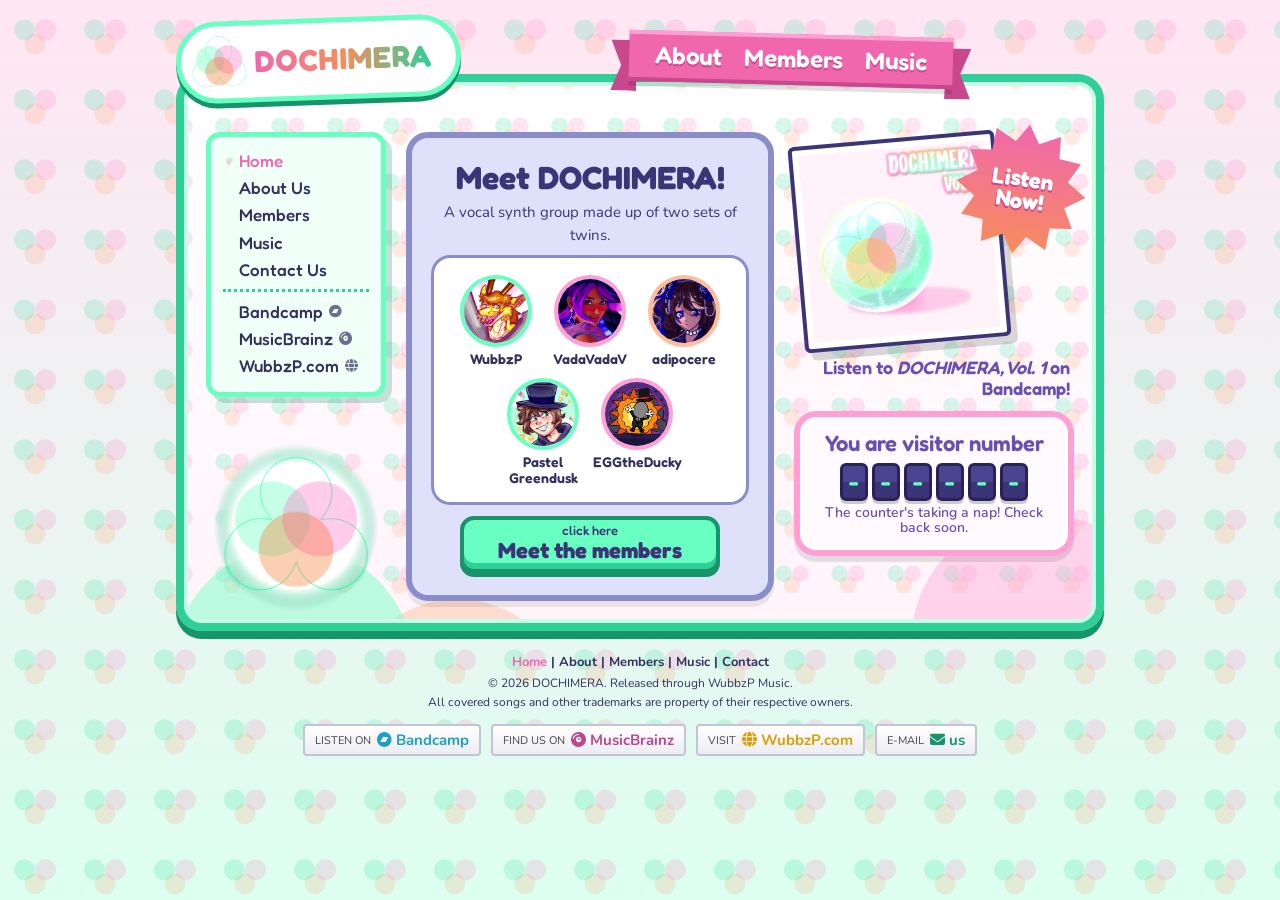
<file: index.html>
<!DOCTYPE html>
<html lang="en">
<head>
<meta charset="utf-8"/>
<meta content="width=device-width, initial-scale=1, viewport-fit=cover" name="viewport"/>
<title>DOCHIMERA</title>
<link href="/favicon-32x32.png?v=6" rel="icon" sizes="32x32" type="image/png"/>
<link href="/favicon-16x16.png?v=6" rel="icon" sizes="16x16" type="image/png"/>
<link href="/favicon.ico?v=6" rel="icon" sizes="any"/>
<link href="/apple-touch-icon.png?v=6" rel="apple-touch-icon"/>
<link href="/safari-pinned-tab.svg" rel="mask-icon" color="#6AFFC2"/>
<meta content="#6AFFC2" name="theme-color"/>
<link href="/site.webmanifest" rel="manifest"/>
<meta content="The official website of DOCHIMERA, a vocal synth group made up of two sets of twins. Debut cover album: DOCHIMERA, Vol. 1 (1 June 2025)." name="description"/>
<meta content="DOCHIMERA" property="og:title"/>
<meta content="DOCHIMERA" property="og:site_name"/>
<meta content="The official website of DOCHIMERA, a vocal synth group made up of two sets of twins. Debut cover album: DOCHIMERA, Vol. 1 (1 June 2025)." property="og:description"/>
<meta content="website" property="og:type"/>
<meta content="https://dochimera.com/" property="og:url"/>
<meta content="https://dochimera.com/assets/dochimera-logo.png" property="og:image"/>
<meta content="summary_large_image" name="twitter:card"/>
<link rel="stylesheet" href="https://cdnjs.cloudflare.com/ajax/libs/font-awesome/6.5.2/css/all.min.css" crossorigin="anonymous" referrerpolicy="no-referrer">
<link rel="preconnect" href="https://fonts.googleapis.com">
<link rel="preconnect" href="https://fonts.gstatic.com" crossorigin>
<link rel="stylesheet" href="https://fonts.googleapis.com/css2?family=Fredoka:wght@400..700&family=Mochiy+Pop+One&family=Nunito:wght@400;600;700;800&display=swap">
<link rel="stylesheet" href="/assets/css/style.css?v=9d8e3358">
<script>document.documentElement.className += " js";</script>
</head>
<body>
<a class="skip-link" href="#content">Skip to content</a>

<div class="site">

  <!-- Header -->
  <header class="header">
    <a href="/" class="logo" aria-label="DOCHIMERA home">
      <img src="/assets/images/clover.png" alt="" class="logo-img" width="64" height="64" />
      <span class="logo-word" aria-hidden="true">DOCHIMERA</span>
    </a>

    <nav class="ribbon" aria-label="Main">
      <ul>
        <li><a href="/about/">About</a></li>
        <li><a href="/members/">Members</a></li>
        <li><a href="/music/">Music</a></li>
      </ul>
    </nav>
  </header>

  <!-- Main stage -->
  <div class="stage">

    <!-- Left menu -->
    <aside class="sidebar">
      <nav class="menu" aria-label="Site menu">
        <ul>
          <li><a href="/" aria-current="page">Home</a></li>
          <li><a href="/about/">About Us</a></li>
          <li><a href="/members/">Members</a></li>
          <li><a href="/music/">Music</a></li>
          <li><a href="/contact/">Contact Us</a></li>
          <li class="menu-divider" role="separator"></li>
          <li><a href="https://wubbzp.bandcamp.com/album/dochimera-vol-1" target="_blank" rel="noopener">Bandcamp <i class="fa-brands fa-bandcamp" aria-hidden="true"></i></a></li>
          <li><a href="https://musicbrainz.org/release/b9344ad2-0cec-4418-908a-b499f3312c37" target="_blank" rel="noopener">MusicBrainz <i class="fa-solid fa-compact-disc" aria-hidden="true"></i></a></li>
          <li><a href="https://wubbzp.com" target="_blank" rel="noopener">WubbzP.com <i class="fa-solid fa-globe" aria-hidden="true"></i></a></li>
        </ul>
      </nav>
    </aside>

    <!-- Members house -->
    <main class="house" id="content">
      <h1 class="visually-hidden">DOCHIMERA</h1>
      <div class="house-inner">
        <h2>Meet DOCHIMERA!</h2>
        <p>A vocal synth group made up of two sets of twins.</p>
        <ul class="lineup" aria-label="Members">
          <li><a href="/members/#wubbzp"><img src="/assets/images/members/wubbzp.png" alt="" width="72" height="72" loading="lazy" />WubbzP</a></li>
          <li><a href="/members/#vadavadav"><img src="/assets/images/members/vadavadav.png" alt="" width="72" height="72" loading="lazy" />VadaVadaV</a></li>
          <li><a href="/members/#adipocere"><img src="/assets/images/members/adipocere.png" alt="" width="72" height="72" loading="lazy" />adipocere</a></li>
          <li><a href="/members/#pastel-greendusk"><img src="/assets/images/members/pastel-greendusk.png" alt="" width="72" height="72" loading="lazy" />Pastel Greendusk</a></li>
          <li><a href="/members/#eggtheducky"><img src="/assets/images/members/eggtheducky.png" alt="" width="72" height="72" loading="lazy" />EGGtheDucky</a></li>
        </ul>
        <a href="/members/" class="stack-btn"><small>click here</small>Meet the members</a>
      </div>
    </main>

    <!-- Featured release -->
    <section class="feature" aria-label="Featured release">
      <a href="/music/#vol-1" class="album" aria-label="DOCHIMERA, Vol. 1">
        <img src="/assets/images/covers/dochimera-vol-1.jpg" alt="" width="500" height="500" />
      </a>
      <div class="burst" aria-hidden="true">Listen<br>Now!</div>
      <a href="https://wubbzp.bandcamp.com/album/dochimera-vol-1" class="feature-cta" target="_blank" rel="noopener">Listen to <cite>DOCHIMERA, Vol. 1</cite> on Bandcamp!</a>
      <div class="feature-card counter" tabindex="0" aria-describedby="counter-note">
        You are visitor number
        <div class="counter-digits" id="counter" role="status"><span>-</span><span>-</span><span>-</span><span>-</span><span>-</span><span>-</span></div>
        <small id="counter-status">Thanks for stopping by! <i class="fa-solid fa-circle-info" aria-hidden="true"></i></small>
        <span class="counter-note" id="counter-note" role="tooltip">This counter started with the new website. Visits from before then aren't included.</span>
      </div>
    </section>

    <div class="clover-spot">
      <button type="button" class="clover" id="clover" aria-label="Poke the DOCHIMERA clover" title="Poke the clover!">
        <span class="clover-body"><span class="clover-squash"><img src="/assets/images/clover.png" alt="" width="400" height="400" /></span></span>
      </button>
    </div>
  </div>

  <!-- Footer -->
  <footer class="footer">
    <nav class="footer-links" aria-label="Footer">
      <a href="/" aria-current="page">Home</a> |
      <a href="/about/">About</a> |
      <a href="/members/">Members</a> |
      <a href="/music/">Music</a> |
      <a href="/contact/">Contact</a>
    </nav>
    <p>&copy; <span id="year">2026</span> DOCHIMERA. Released through WubbzP Music.</p>
    <p>All covered songs and other trademarks are property of their respective owners.</p>

    <div class="socials">
      <a href="https://wubbzp.bandcamp.com/album/dochimera-vol-1" class="social" target="_blank" rel="noopener">Listen on <b class="bc"><i class="fa-brands fa-bandcamp" aria-hidden="true"></i> Bandcamp</b></a>
      <a href="https://musicbrainz.org/release/b9344ad2-0cec-4418-908a-b499f3312c37" class="social" target="_blank" rel="noopener">Find us on <b class="mb"><i class="fa-solid fa-compact-disc" aria-hidden="true"></i> MusicBrainz</b></a>
      <a href="https://wubbzp.com" class="social" target="_blank" rel="noopener">Visit <b class="wp"><i class="fa-solid fa-globe" aria-hidden="true"></i> WubbzP.com</b></a>
      <a href="mailto:wubbzyp@gmail.com" class="social">E-mail <b class="em"><i class="fa-solid fa-envelope" aria-hidden="true"></i> us</b></a>
    </div>
  </footer>

</div>

<script src="/assets/js/site.js?v=5c9cc019"></script>
</body>
</html>
</file>
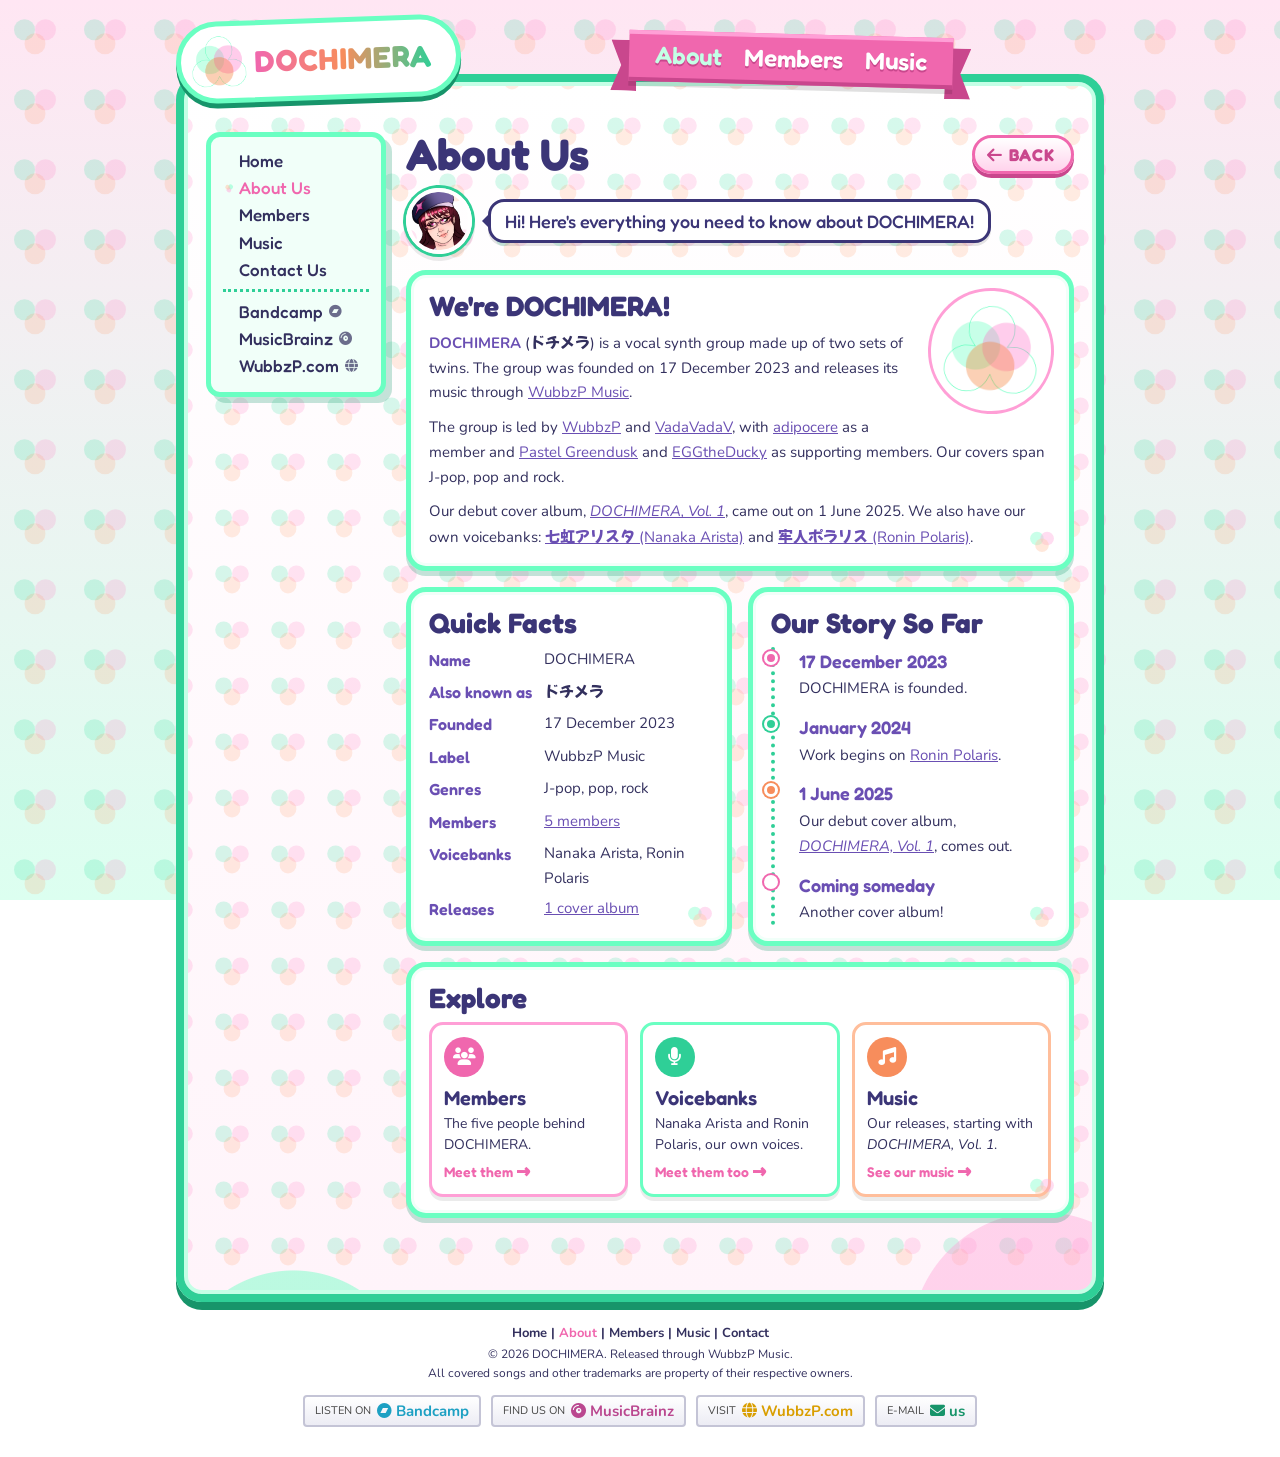
<file: about/index.html>
<!DOCTYPE html>
<html lang="en">
<head>
<meta charset="utf-8"/>
<meta content="width=device-width, initial-scale=1, viewport-fit=cover" name="viewport"/>
<title>About Us | DOCHIMERA</title>
<link href="/favicon-32x32.png?v=6" rel="icon" sizes="32x32" type="image/png"/>
<link href="/favicon-16x16.png?v=6" rel="icon" sizes="16x16" type="image/png"/>
<link href="/favicon.ico?v=6" rel="icon" sizes="any"/>
<link href="/apple-touch-icon.png?v=6" rel="apple-touch-icon"/>
<link href="/safari-pinned-tab.svg" rel="mask-icon" color="#6AFFC2"/>
<meta content="#6AFFC2" name="theme-color"/>
<link href="/site.webmanifest" rel="manifest"/>
<meta content="About DOCHIMERA, a vocal synth group made up of two sets of twins, founded on 17 December 2023." name="description"/>
<meta content="About Us | DOCHIMERA" property="og:title"/>
<meta content="DOCHIMERA" property="og:site_name"/>
<meta content="About DOCHIMERA, a vocal synth group made up of two sets of twins, founded on 17 December 2023." property="og:description"/>
<meta content="website" property="og:type"/>
<meta content="https://dochimera.com/about/" property="og:url"/>
<meta content="https://dochimera.com/assets/dochimera-logo.png" property="og:image"/>
<meta content="summary_large_image" name="twitter:card"/>
<link rel="stylesheet" href="https://cdnjs.cloudflare.com/ajax/libs/font-awesome/6.5.2/css/all.min.css" crossorigin="anonymous" referrerpolicy="no-referrer">
<link rel="preconnect" href="https://fonts.googleapis.com">
<link rel="preconnect" href="https://fonts.gstatic.com" crossorigin>
<link rel="stylesheet" href="https://fonts.googleapis.com/css2?family=Fredoka:wght@400..700&family=Mochiy+Pop+One&family=Nunito:wght@400;600;700;800&display=swap">
<link rel="stylesheet" href="/assets/css/style.css?v=9d8e3358">
<script>document.documentElement.className += " js";</script>
</head>
<body>
<a class="skip-link" href="#content">Skip to content</a>

<div class="site">

  <!-- Header -->
  <header class="header">
    <a href="/" class="logo" aria-label="DOCHIMERA home">
      <img src="/assets/images/clover.png" alt="" class="logo-img" width="64" height="64" />
      <span class="logo-word" aria-hidden="true">DOCHIMERA</span>
    </a>

    <nav class="ribbon" aria-label="Main">
      <ul>
        <li><a href="/about/" aria-current="page">About</a></li>
        <li><a href="/members/">Members</a></li>
        <li><a href="/music/">Music</a></li>
      </ul>
    </nav>
  </header>

  <!-- Main stage -->
  <div class="stage stage-page">

    <!-- Left menu -->
    <aside class="sidebar">
      <nav class="menu" aria-label="Site menu">
        <ul>
          <li><a href="/">Home</a></li>
          <li><a href="/about/" aria-current="page">About Us</a></li>
          <li><a href="/members/">Members</a></li>
          <li><a href="/music/">Music</a></li>
          <li><a href="/contact/">Contact Us</a></li>
          <li class="menu-divider" role="separator"></li>
          <li><a href="https://wubbzp.bandcamp.com/album/dochimera-vol-1" target="_blank" rel="noopener">Bandcamp <i class="fa-brands fa-bandcamp" aria-hidden="true"></i></a></li>
          <li><a href="https://musicbrainz.org/release/b9344ad2-0cec-4418-908a-b499f3312c37" target="_blank" rel="noopener">MusicBrainz <i class="fa-solid fa-compact-disc" aria-hidden="true"></i></a></li>
          <li><a href="https://wubbzp.com" target="_blank" rel="noopener">WubbzP.com <i class="fa-solid fa-globe" aria-hidden="true"></i></a></li>
        </ul>
      </nav>
    </aside>

    <main class="page" id="content">
      <div class="page-head">
        <h1 class="page-title">About Us</h1>
        <a href="/" class="back-btn" aria-label="Back to home"><i class="fa-solid fa-arrow-left" aria-hidden="true"></i> BACK</a>
      </div>

      <div class="guide">
        <img src="/assets/images/members/arista.png" alt="" />
        <p>Hi! Here&#39;s everything you need to know about DOCHIMERA!</p>
      </div>

      <section class="panel" aria-labelledby="hi">
        <img src="/assets/dochimera-logo.png" alt="The DOCHIMERA clover logo" class="avatar" />
        <h2 id="hi">We're DOCHIMERA!</h2>
        <p><strong>DOCHIMERA</strong> (<span lang="ja">ドチメラ</span>) is a vocal synth group made up of two sets of twins. The group was founded on 17 December 2023 and releases its music through <a href="https://wubbzp.com" target="_blank" rel="noopener">WubbzP Music</a>.</p>
        <p>The group is led by <a href="/members/#wubbzp">WubbzP</a> and <a href="/members/#vadavadav">VadaVadaV</a>, with <a href="/members/#adipocere">adipocere</a> as a member and <a href="/members/#pastel-greendusk">Pastel Greendusk</a> and <a href="/members/#eggtheducky">EGGtheDucky</a> as supporting members. Our covers span J-pop, pop and rock.</p>
        <p>Our debut cover album, <a href="/music/#vol-1"><cite>DOCHIMERA, Vol. 1</cite></a>, came out on 1 June 2025. We also have our own voicebanks: <a href="/members/#arista"><span lang="ja">七虹アリスタ</span> (Nanaka Arista)</a> and <a href="/members/#polaris"><span lang="ja">牢人ポラリス</span> (Ronin Polaris)</a>.</p>
      </section>

      <div class="panel-row">
        <section class="panel" aria-labelledby="facts">
          <h2 id="facts">Quick Facts</h2>
          <dl class="facts">
            <dt>Name</dt><dd>DOCHIMERA</dd>
            <dt>Also known as</dt><dd><span lang="ja">ドチメラ</span></dd>
            <dt>Founded</dt><dd>17 December 2023</dd>
            <dt>Label</dt><dd>WubbzP Music</dd>
            <dt>Genres</dt><dd>J-pop, pop, rock</dd>
            <dt>Members</dt><dd><a href="/members/">5 members</a></dd>
            <dt>Voicebanks</dt><dd>Nanaka Arista, Ronin Polaris</dd>
            <dt>Releases</dt><dd><a href="/music/">1 cover album</a></dd>
          </dl>
        </section>

        <section class="panel" aria-labelledby="timeline">
          <h2 id="timeline">Our Story So Far</h2>
          <ol class="timeline">
            <li><b>17 December 2023</b>DOCHIMERA is founded.</li>
            <li><b>January 2024</b>Work begins on <a href="/members/#polaris">Ronin Polaris</a>.</li>
            <li><b>1 June 2025</b>Our debut cover album, <a href="/music/#vol-1"><cite>DOCHIMERA, Vol. 1</cite></a>, comes out.</li>
            <li class="soon"><b>Coming someday</b>Another cover album!</li>
          </ol>
        </section>
      </div>

      <section class="panel" aria-labelledby="more">
        <h2 id="more">Explore</h2>
        <div class="cards">
          <a href="/members/" class="card">
            <i class="fa-solid fa-users card-icon" aria-hidden="true"></i>
            <b>Members</b>
            The five people behind DOCHIMERA.
            <span class="card-go">Meet them &rarr;</span>
          </a>
          <a href="/members/#arista" class="card">
            <i class="fa-solid fa-microphone card-icon" aria-hidden="true"></i>
            <b>Voicebanks</b>
            Nanaka Arista and Ronin Polaris, our own voices.
            <span class="card-go">Meet them too &rarr;</span>
          </a>
          <a href="/music/" class="card">
            <i class="fa-solid fa-music card-icon" aria-hidden="true"></i>
            <b>Music</b>
            Our releases, starting with <cite>DOCHIMERA, Vol. 1</cite>.
            <span class="card-go">See our music &rarr;</span>
          </a>
        </div>
      </section>

    </main>
  </div>

  <!-- Footer -->
  <footer class="footer">
    <nav class="footer-links" aria-label="Footer">
      <a href="/">Home</a> |
      <a href="/about/" aria-current="page">About</a> |
      <a href="/members/">Members</a> |
      <a href="/music/">Music</a> |
      <a href="/contact/">Contact</a>
    </nav>
    <p>&copy; <span id="year">2026</span> DOCHIMERA. Released through WubbzP Music.</p>
    <p>All covered songs and other trademarks are property of their respective owners.</p>

    <div class="socials">
      <a href="https://wubbzp.bandcamp.com/album/dochimera-vol-1" class="social" target="_blank" rel="noopener">Listen on <b class="bc"><i class="fa-brands fa-bandcamp" aria-hidden="true"></i> Bandcamp</b></a>
      <a href="https://musicbrainz.org/release/b9344ad2-0cec-4418-908a-b499f3312c37" class="social" target="_blank" rel="noopener">Find us on <b class="mb"><i class="fa-solid fa-compact-disc" aria-hidden="true"></i> MusicBrainz</b></a>
      <a href="https://wubbzp.com" class="social" target="_blank" rel="noopener">Visit <b class="wp"><i class="fa-solid fa-globe" aria-hidden="true"></i> WubbzP.com</b></a>
      <a href="mailto:wubbzyp@gmail.com" class="social">E-mail <b class="em"><i class="fa-solid fa-envelope" aria-hidden="true"></i> us</b></a>
    </div>
  </footer>

</div>

<script src="/assets/js/site.js?v=5c9cc019"></script>
</body>
</html>
</file>
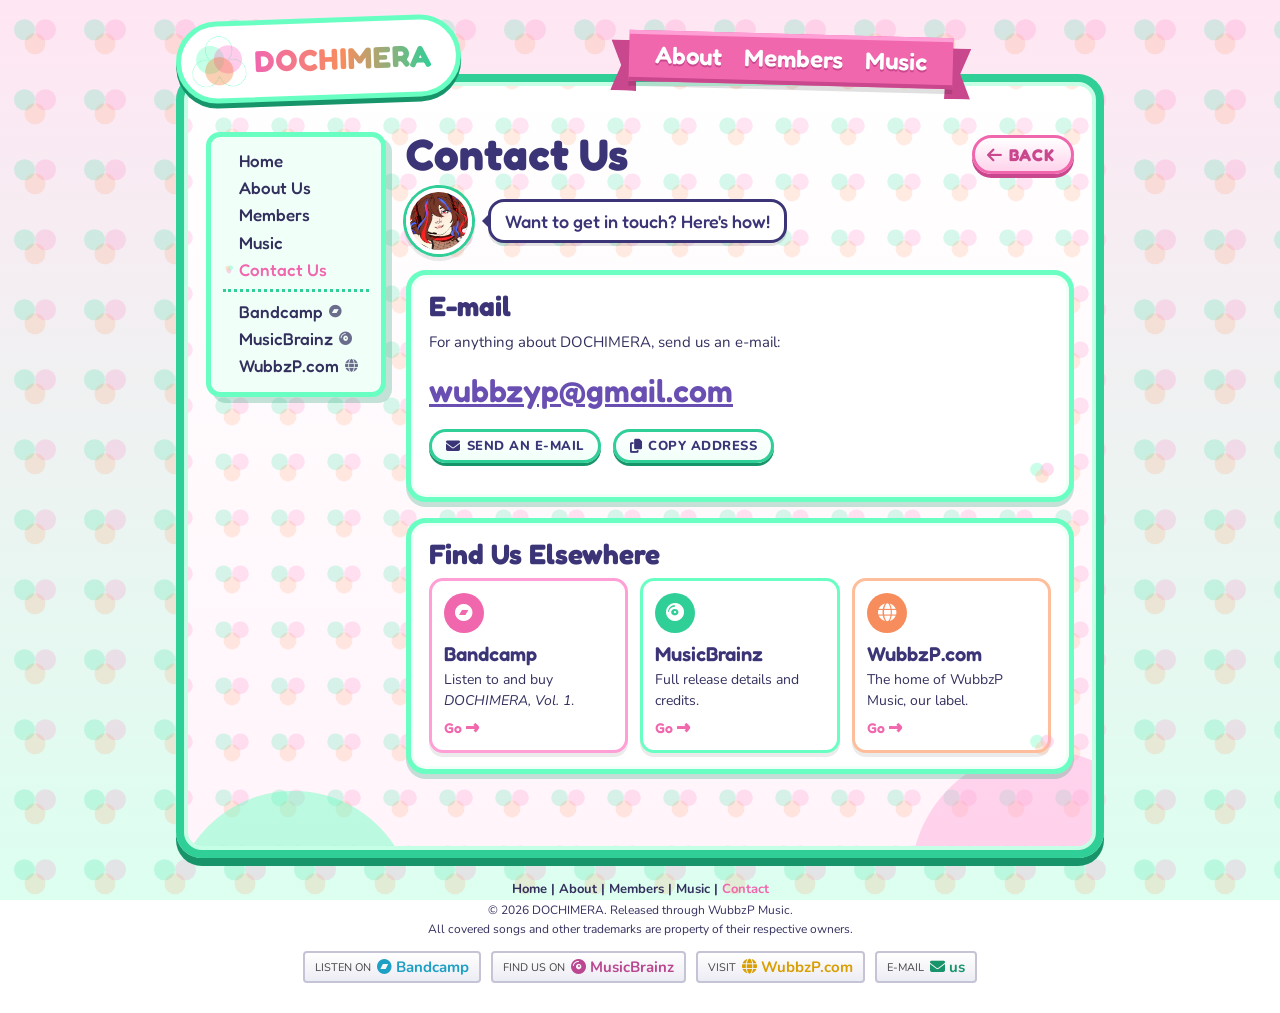
<file: contact/index.html>
<!DOCTYPE html>
<html lang="en">
<head>
<meta charset="utf-8"/>
<meta content="width=device-width, initial-scale=1, viewport-fit=cover" name="viewport"/>
<title>Contact Us | DOCHIMERA</title>
<link href="/favicon-32x32.png?v=6" rel="icon" sizes="32x32" type="image/png"/>
<link href="/favicon-16x16.png?v=6" rel="icon" sizes="16x16" type="image/png"/>
<link href="/favicon.ico?v=6" rel="icon" sizes="any"/>
<link href="/apple-touch-icon.png?v=6" rel="apple-touch-icon"/>
<link href="/safari-pinned-tab.svg" rel="mask-icon" color="#6AFFC2"/>
<meta content="#6AFFC2" name="theme-color"/>
<link href="/site.webmanifest" rel="manifest"/>
<meta content="How to get in touch with DOCHIMERA." name="description"/>
<meta content="Contact Us | DOCHIMERA" property="og:title"/>
<meta content="DOCHIMERA" property="og:site_name"/>
<meta content="How to get in touch with DOCHIMERA." property="og:description"/>
<meta content="website" property="og:type"/>
<meta content="https://dochimera.com/contact/" property="og:url"/>
<meta content="https://dochimera.com/assets/dochimera-logo.png" property="og:image"/>
<meta content="summary_large_image" name="twitter:card"/>
<link rel="stylesheet" href="https://cdnjs.cloudflare.com/ajax/libs/font-awesome/6.5.2/css/all.min.css" crossorigin="anonymous" referrerpolicy="no-referrer">
<link rel="preconnect" href="https://fonts.googleapis.com">
<link rel="preconnect" href="https://fonts.gstatic.com" crossorigin>
<link rel="stylesheet" href="https://fonts.googleapis.com/css2?family=Fredoka:wght@400..700&family=Mochiy+Pop+One&family=Nunito:wght@400;600;700;800&display=swap">
<link rel="stylesheet" href="/assets/css/style.css?v=9d8e3358">
<script>document.documentElement.className += " js";</script>
</head>
<body>
<a class="skip-link" href="#content">Skip to content</a>

<div class="site">

  <!-- Header -->
  <header class="header">
    <a href="/" class="logo" aria-label="DOCHIMERA home">
      <img src="/assets/images/clover.png" alt="" class="logo-img" width="64" height="64" />
      <span class="logo-word" aria-hidden="true">DOCHIMERA</span>
    </a>

    <nav class="ribbon" aria-label="Main">
      <ul>
        <li><a href="/about/">About</a></li>
        <li><a href="/members/">Members</a></li>
        <li><a href="/music/">Music</a></li>
      </ul>
    </nav>
  </header>

  <!-- Main stage -->
  <div class="stage stage-page">

    <!-- Left menu -->
    <aside class="sidebar">
      <nav class="menu" aria-label="Site menu">
        <ul>
          <li><a href="/">Home</a></li>
          <li><a href="/about/">About Us</a></li>
          <li><a href="/members/">Members</a></li>
          <li><a href="/music/">Music</a></li>
          <li><a href="/contact/" aria-current="page">Contact Us</a></li>
          <li class="menu-divider" role="separator"></li>
          <li><a href="https://wubbzp.bandcamp.com/album/dochimera-vol-1" target="_blank" rel="noopener">Bandcamp <i class="fa-brands fa-bandcamp" aria-hidden="true"></i></a></li>
          <li><a href="https://musicbrainz.org/release/b9344ad2-0cec-4418-908a-b499f3312c37" target="_blank" rel="noopener">MusicBrainz <i class="fa-solid fa-compact-disc" aria-hidden="true"></i></a></li>
          <li><a href="https://wubbzp.com" target="_blank" rel="noopener">WubbzP.com <i class="fa-solid fa-globe" aria-hidden="true"></i></a></li>
        </ul>
      </nav>
    </aside>

    <main class="page" id="content">
      <div class="page-head">
        <h1 class="page-title">Contact Us</h1>
        <a href="/" class="back-btn" aria-label="Back to home"><i class="fa-solid fa-arrow-left" aria-hidden="true"></i> BACK</a>
      </div>

      <div class="guide">
        <img src="/assets/images/members/polaris.png" alt="" />
        <p>Want to get in touch? Here&#39;s how!</p>
      </div>

      <section class="panel" aria-labelledby="email">
        <h2 id="email">E-mail</h2>
        <p>For anything about DOCHIMERA, send us an e-mail:</p>
        <a href="mailto:wubbzyp@gmail.com" class="email-big">wubbzyp@gmail.com</a>
        <div class="btn-row">
          <a href="mailto:wubbzyp@gmail.com" class="cream-btn"><i class="fa-solid fa-envelope" aria-hidden="true"></i> Send an e-mail</a>
          <button type="button" class="cream-btn" data-copy="wubbzyp@gmail.com" aria-describedby="copy-status"><i class="fa-solid fa-copy" aria-hidden="true"></i> Copy address</button>
        </div>
        <p class="copy-status" id="copy-status" role="status"></p>
      </section>

      <section class="panel" aria-labelledby="elsewhere">
        <h2 id="elsewhere">Find Us Elsewhere</h2>
        <div class="cards">
          <a href="https://wubbzp.bandcamp.com/album/dochimera-vol-1" class="card" target="_blank" rel="noopener">
            <i class="fa-brands fa-bandcamp card-icon" aria-hidden="true"></i>
            <b>Bandcamp</b>
            Listen to and buy <cite>DOCHIMERA, Vol. 1</cite>.
            <span class="card-go">Go &rarr;</span>
          </a>
          <a href="https://musicbrainz.org/release/b9344ad2-0cec-4418-908a-b499f3312c37" class="card" target="_blank" rel="noopener">
            <i class="fa-solid fa-compact-disc card-icon" aria-hidden="true"></i>
            <b>MusicBrainz</b>
            Full release details and credits.
            <span class="card-go">Go &rarr;</span>
          </a>
          <a href="https://wubbzp.com" class="card" target="_blank" rel="noopener">
            <i class="fa-solid fa-globe card-icon" aria-hidden="true"></i>
            <b>WubbzP.com</b>
            The home of WubbzP Music, our label.
            <span class="card-go">Go &rarr;</span>
          </a>
        </div>
      </section>

    </main>
  </div>

  <!-- Footer -->
  <footer class="footer">
    <nav class="footer-links" aria-label="Footer">
      <a href="/">Home</a> |
      <a href="/about/">About</a> |
      <a href="/members/">Members</a> |
      <a href="/music/">Music</a> |
      <a href="/contact/" aria-current="page">Contact</a>
    </nav>
    <p>&copy; <span id="year">2026</span> DOCHIMERA. Released through WubbzP Music.</p>
    <p>All covered songs and other trademarks are property of their respective owners.</p>

    <div class="socials">
      <a href="https://wubbzp.bandcamp.com/album/dochimera-vol-1" class="social" target="_blank" rel="noopener">Listen on <b class="bc"><i class="fa-brands fa-bandcamp" aria-hidden="true"></i> Bandcamp</b></a>
      <a href="https://musicbrainz.org/release/b9344ad2-0cec-4418-908a-b499f3312c37" class="social" target="_blank" rel="noopener">Find us on <b class="mb"><i class="fa-solid fa-compact-disc" aria-hidden="true"></i> MusicBrainz</b></a>
      <a href="https://wubbzp.com" class="social" target="_blank" rel="noopener">Visit <b class="wp"><i class="fa-solid fa-globe" aria-hidden="true"></i> WubbzP.com</b></a>
      <a href="mailto:wubbzyp@gmail.com" class="social">E-mail <b class="em"><i class="fa-solid fa-envelope" aria-hidden="true"></i> us</b></a>
    </div>
  </footer>

</div>

<script src="/assets/js/site.js?v=5c9cc019"></script>
</body>
</html>
</file>
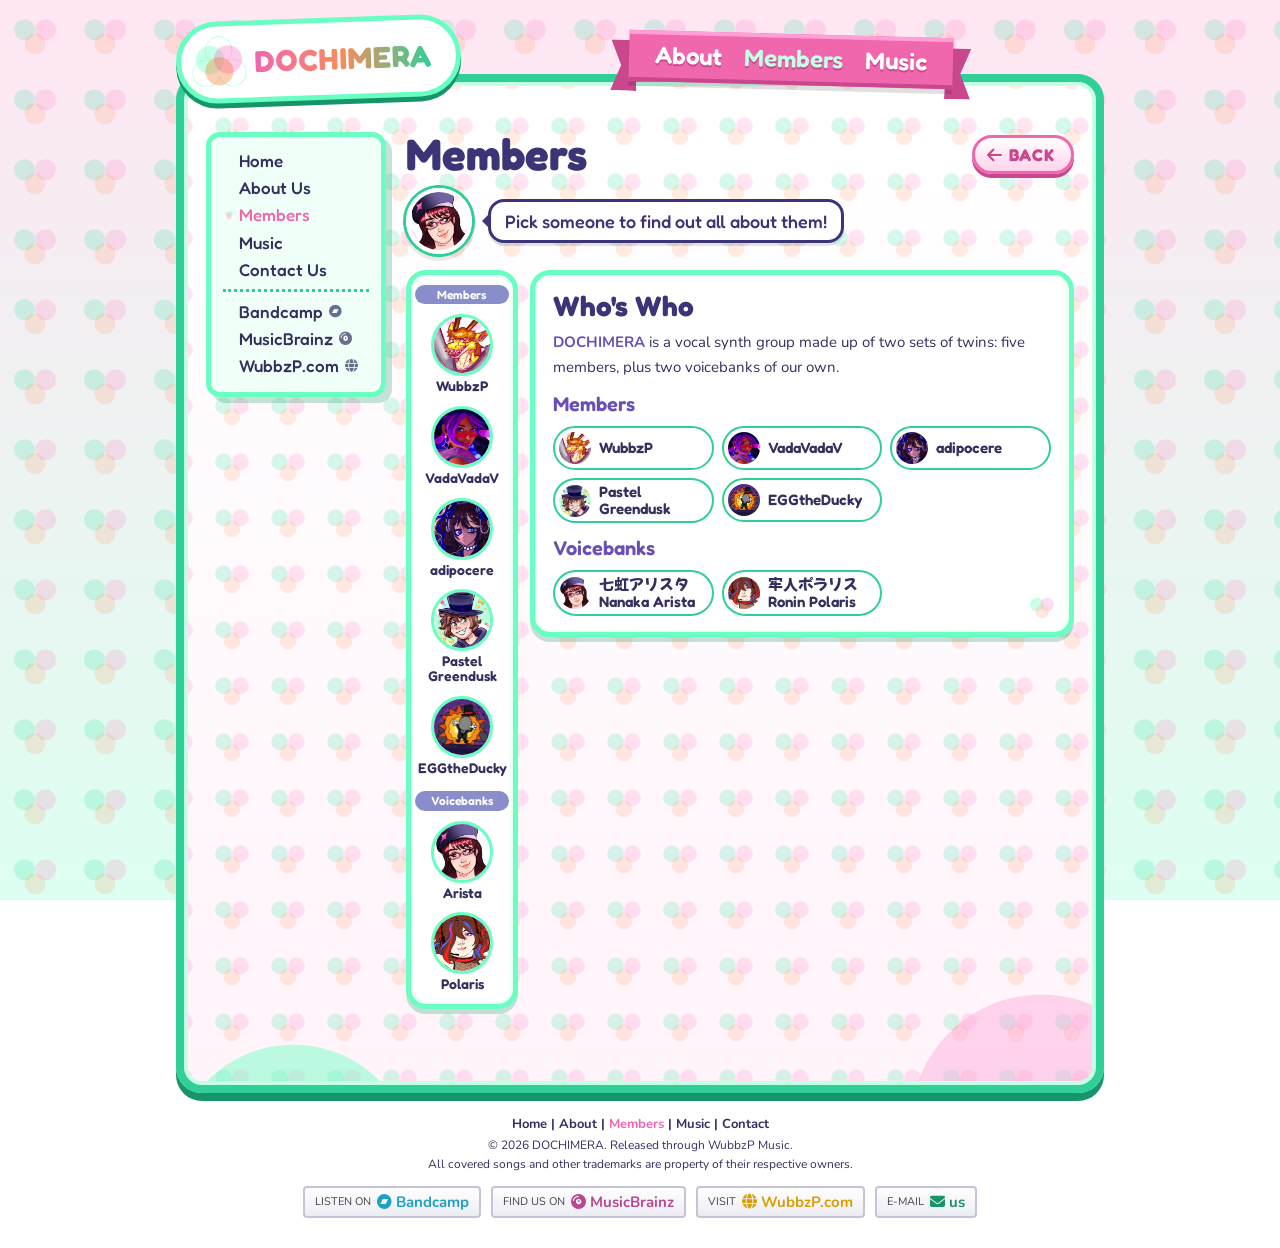
<file: members/index.html>
<!DOCTYPE html>
<html lang="en">
<head>
<meta charset="utf-8"/>
<meta content="width=device-width, initial-scale=1, viewport-fit=cover" name="viewport"/>
<title>Members | DOCHIMERA</title>
<link href="/favicon-32x32.png?v=6" rel="icon" sizes="32x32" type="image/png"/>
<link href="/favicon-16x16.png?v=6" rel="icon" sizes="16x16" type="image/png"/>
<link href="/favicon.ico?v=6" rel="icon" sizes="any"/>
<link href="/apple-touch-icon.png?v=6" rel="apple-touch-icon"/>
<link href="/safari-pinned-tab.svg" rel="mask-icon" color="#6AFFC2"/>
<meta content="#6AFFC2" name="theme-color"/>
<link href="/site.webmanifest" rel="manifest"/>
<meta content="DOCHIMERA's members (WubbzP, VadaVadaV, adipocere, Pastel Greendusk and EGGtheDucky) and voicebanks (Nanaka Arista and Ronin Polaris)." name="description"/>
<meta content="Members | DOCHIMERA" property="og:title"/>
<meta content="DOCHIMERA" property="og:site_name"/>
<meta content="DOCHIMERA's members (WubbzP, VadaVadaV, adipocere, Pastel Greendusk and EGGtheDucky) and voicebanks (Nanaka Arista and Ronin Polaris)." property="og:description"/>
<meta content="website" property="og:type"/>
<meta content="https://dochimera.com/members/" property="og:url"/>
<meta content="https://dochimera.com/assets/dochimera-logo.png" property="og:image"/>
<meta content="summary_large_image" name="twitter:card"/>
<link rel="stylesheet" href="https://cdnjs.cloudflare.com/ajax/libs/font-awesome/6.5.2/css/all.min.css" crossorigin="anonymous" referrerpolicy="no-referrer">
<link rel="preconnect" href="https://fonts.googleapis.com">
<link rel="preconnect" href="https://fonts.gstatic.com" crossorigin>
<link rel="stylesheet" href="https://fonts.googleapis.com/css2?family=Fredoka:wght@400..700&family=Mochiy+Pop+One&family=Nunito:wght@400;600;700;800&display=swap">
<link rel="stylesheet" href="/assets/css/style.css?v=9d8e3358">
<script>document.documentElement.className += " js";</script>
</head>
<body>
<a class="skip-link" href="#content">Skip to content</a>

<div class="site">

  <!-- Header -->
  <header class="header">
    <a href="/" class="logo" aria-label="DOCHIMERA home">
      <img src="/assets/images/clover.png" alt="" class="logo-img" width="64" height="64" />
      <span class="logo-word" aria-hidden="true">DOCHIMERA</span>
    </a>

    <nav class="ribbon" aria-label="Main">
      <ul>
        <li><a href="/about/">About</a></li>
        <li><a href="/members/" aria-current="page">Members</a></li>
        <li><a href="/music/">Music</a></li>
      </ul>
    </nav>
  </header>

  <!-- Main stage -->
  <div class="stage stage-page">

    <!-- Left menu -->
    <aside class="sidebar">
      <nav class="menu" aria-label="Site menu">
        <ul>
          <li><a href="/">Home</a></li>
          <li><a href="/about/">About Us</a></li>
          <li><a href="/members/" aria-current="page">Members</a></li>
          <li><a href="/music/">Music</a></li>
          <li><a href="/contact/">Contact Us</a></li>
          <li class="menu-divider" role="separator"></li>
          <li><a href="https://wubbzp.bandcamp.com/album/dochimera-vol-1" target="_blank" rel="noopener">Bandcamp <i class="fa-brands fa-bandcamp" aria-hidden="true"></i></a></li>
          <li><a href="https://musicbrainz.org/release/b9344ad2-0cec-4418-908a-b499f3312c37" target="_blank" rel="noopener">MusicBrainz <i class="fa-solid fa-compact-disc" aria-hidden="true"></i></a></li>
          <li><a href="https://wubbzp.com" target="_blank" rel="noopener">WubbzP.com <i class="fa-solid fa-globe" aria-hidden="true"></i></a></li>
        </ul>
      </nav>
    </aside>

    <main class="page" id="content">
      <div class="page-head">
        <h1 class="page-title">Members</h1>
        <a href="/" class="back-btn" aria-label="Back to home"><i class="fa-solid fa-arrow-left" aria-hidden="true"></i> BACK</a>
      </div>

      <div class="guide">
        <img src="/assets/images/members/arista.png" alt="" />
        <p>Pick someone to find out all about them!</p>
      </div>

      <div class="picker" data-picker>
        <nav class="picker-list panel" aria-label="Members and voicebanks">
          <ul role="tablist" aria-orientation="vertical" aria-label="Members and voicebanks">
          <li role="presentation" class="picker-group" aria-hidden="true">Members</li>
          <li role="presentation"><a role="tab" class="picker-tab" href="#wubbzp" id="tab-wubbzp" aria-controls="wubbzp" aria-selected="false"><span class="thumb" aria-hidden="true"><img src="/assets/images/members/wubbzp.png" alt="" loading="lazy"></span><span><span class="visually-hidden">Member: </span>WubbzP</span></a></li>
          <li role="presentation"><a role="tab" class="picker-tab" href="#vadavadav" id="tab-vadavadav" aria-controls="vadavadav" aria-selected="false"><span class="thumb" aria-hidden="true"><img src="/assets/images/members/vadavadav.png" alt="" loading="lazy"></span><span><span class="visually-hidden">Member: </span>VadaVadaV</span></a></li>
          <li role="presentation"><a role="tab" class="picker-tab" href="#adipocere" id="tab-adipocere" aria-controls="adipocere" aria-selected="false"><span class="thumb" aria-hidden="true"><img src="/assets/images/members/adipocere.png" alt="" loading="lazy"></span><span><span class="visually-hidden">Member: </span>adipocere</span></a></li>
          <li role="presentation"><a role="tab" class="picker-tab" href="#pastel-greendusk" id="tab-pastel-greendusk" aria-controls="pastel-greendusk" aria-selected="false"><span class="thumb" aria-hidden="true"><img src="/assets/images/members/pastel-greendusk.png" alt="" loading="lazy"></span><span><span class="visually-hidden">Member: </span>Pastel Greendusk</span></a></li>
          <li role="presentation"><a role="tab" class="picker-tab" href="#eggtheducky" id="tab-eggtheducky" aria-controls="eggtheducky" aria-selected="false"><span class="thumb" aria-hidden="true"><img src="/assets/images/members/eggtheducky.png" alt="" loading="lazy"></span><span><span class="visually-hidden">Member: </span>EGGtheDucky</span></a></li>
          <li role="presentation" class="picker-group" aria-hidden="true">Voicebanks</li>
          <li role="presentation"><a role="tab" class="picker-tab" href="#arista" id="tab-arista" aria-controls="arista" aria-selected="false"><span class="thumb" aria-hidden="true"><img src="/assets/images/members/arista.png" alt="" loading="lazy"></span><span><span class="visually-hidden">Voicebank: </span>Arista</span></a></li>
          <li role="presentation"><a role="tab" class="picker-tab" href="#polaris" id="tab-polaris" aria-controls="polaris" aria-selected="false"><span class="thumb" aria-hidden="true"><img src="/assets/images/members/polaris.png" alt="" loading="lazy"></span><span><span class="visually-hidden">Voicebank: </span>Polaris</span></a></li>
          </ul>
        </nav>

        <div class="picker-stage panel">
          <button type="button" class="close-x" aria-label="Close and go back to the overview" hidden>CLOSE <i class="fa-solid fa-xmark" aria-hidden="true"></i></button>

          <section class="picker-panel" id="overview" data-overview aria-labelledby="overview-title">
            <h2 id="overview-title">Who's Who</h2>
            <p><strong>DOCHIMERA</strong> is a vocal synth group made up of two sets of twins: five members, plus two voicebanks of our own.</p>
            <h3>Members</h3>
            <ul class="picker-overview-grid">
              <li><a href="#wubbzp"><img src="/assets/images/members/wubbzp.png" alt="" loading="lazy">WubbzP</a></li>
              <li><a href="#vadavadav"><img src="/assets/images/members/vadavadav.png" alt="" loading="lazy">VadaVadaV</a></li>
              <li><a href="#adipocere"><img src="/assets/images/members/adipocere.png" alt="" loading="lazy">adipocere</a></li>
              <li><a href="#pastel-greendusk"><img src="/assets/images/members/pastel-greendusk.png" alt="" loading="lazy">Pastel Greendusk</a></li>
              <li><a href="#eggtheducky"><img src="/assets/images/members/eggtheducky.png" alt="" loading="lazy">EGGtheDucky</a></li>
            </ul>
            <h3>Voicebanks</h3>
            <ul class="picker-overview-grid">
              <li><a href="#arista"><img src="/assets/images/members/arista.png" alt="" loading="lazy"><span><span lang="ja">七虹アリスタ</span><br>Nanaka Arista</span></a></li>
              <li><a href="#polaris"><img src="/assets/images/members/polaris.png" alt="" loading="lazy"><span><span lang="ja">牢人ポラリス</span><br>Ronin Polaris</span></a></li>
            </ul>
          </section>

        <section class="picker-panel" id="wubbzp" role="tabpanel" aria-labelledby="tab-wubbzp">
          <h2>WubbzP</h2>
          <div class="picker-hero" aria-hidden="true"><img src="/assets/images/members/wubbzp.png" alt="" loading="lazy"></div>
          <ul class="picker-meta"><li class="lead">Lead member</li></ul>
          <p>One of DOCHIMERA's two lead members. WubbzP is a vocal synth cover artist, archiver and visual designer, and runs <strong>WubbzP Music</strong>, the label DOCHIMERA releases through.</p>
          <p>She was known as HuxP until September 2026, so her tracks on <a href="/music/#vol-1"><cite>DOCHIMERA, Vol. 1</cite></a> (tracks 4 to 6) are credited to that name.</p>
          <div class="btn-row"><a href="https://wubbzp.com" class="cream-btn" target="_blank" rel="noopener"><i class="fa-solid fa-globe" aria-hidden="true"></i> WubbzP.com</a></div>        </section>
        <section class="picker-panel" id="vadavadav" role="tabpanel" aria-labelledby="tab-vadavadav">
          <h2>VadaVadaV</h2>
          <div class="picker-hero" aria-hidden="true"><img src="/assets/images/members/vadavadav.png" alt="" loading="lazy"></div>
          <ul class="picker-meta"><li class="lead">Lead member</li></ul>
          <p>One of DOCHIMERA's two lead members.</p>
          <p>VadaVadaV covers tracks 1 to 3 on <a href="/music/#vol-1"><cite>DOCHIMERA, Vol. 1</cite></a>.</p>        </section>
        <section class="picker-panel" id="adipocere" role="tabpanel" aria-labelledby="tab-adipocere">
          <h2>adipocere</h2>
          <div class="picker-hero" aria-hidden="true"><img src="/assets/images/members/adipocere.png" alt="" loading="lazy"></div>
          <ul class="picker-meta"><li>Member</li></ul>
          <p>A member of DOCHIMERA.</p>
          <p>adipocere covers track 7, the closing track of <a href="/music/#vol-1"><cite>DOCHIMERA, Vol. 1</cite></a>.</p>        </section>
        <section class="picker-panel" id="pastel-greendusk" role="tabpanel" aria-labelledby="tab-pastel-greendusk">
          <h2>Pastel Greendusk</h2>
          <div class="picker-hero" aria-hidden="true"><img src="/assets/images/members/pastel-greendusk.png" alt="" loading="lazy"></div>
          <ul class="picker-meta"><li class="support">Supporting member</li></ul>
          <p>A supporting member of DOCHIMERA.</p>        </section>
        <section class="picker-panel" id="eggtheducky" role="tabpanel" aria-labelledby="tab-eggtheducky">
          <h2>EGGtheDucky</h2>
          <div class="picker-hero" aria-hidden="true"><img src="/assets/images/members/eggtheducky.png" alt="" loading="lazy"></div>
          <ul class="picker-meta"><li class="support">Supporting member</li></ul>
          <p>A supporting member of DOCHIMERA.</p>        </section>
        <section class="picker-panel" id="arista" role="tabpanel" aria-labelledby="tab-arista">
          <h2><span lang="ja">七虹アリスタ</span></h2>
          <p class="subtitle">Nanaka Arista</p>
          <div class="picker-hero" aria-hidden="true"><img src="/assets/images/members/arista.png" alt="" loading="lazy"></div>
          <ul class="picker-meta"><li>Voicebank</li><li class="plain">Birthday: 2 September</li><li class="plain">One-pitch VCV</li></ul>
          <p>Her name translates to "Seven Rainbows Arista". "Arista" refers to the brightest star in Virgo, which is associated with a set of seven.</p>
        </section>
        <section class="picker-panel" id="polaris" role="tabpanel" aria-labelledby="tab-polaris">
          <h2><span lang="ja">牢人ポラリス</span></h2>
          <p class="subtitle">Ronin Polaris</p>
          <div class="picker-hero" aria-hidden="true"><img src="/assets/images/members/polaris.png" alt="" loading="lazy"></div>
          <ul class="picker-meta"><li>Voicebank</li><li class="plain">Birthday: 2 September</li><li class="plain">Pronouns: she/he</li></ul>
          <p><strong>"Ronin"</strong> refers to its use in Kanaria's <span lang="ja">エンヴィーベイビー</span> ("Envy Baby"), where it's best translated as "clown" or "pawn". <strong>"Polaris"</strong> is the North Star, the brightest star in Ursa Minor.</p>
          <p>Known as an alternate persona with a distinct, English-leaning way of pronouncing words, Polaris enjoys spending time with other UTAU friends and drinking soft drinks.</p>
          <dl class="facts">
            <dt>Engine</dt><dd>Single-pitch VCV (more pitches planned); single-pitch CV (low quality)</dd>
            <dt>Illustration</dt><dd><a href="https://x.com/ronrumko" target="_blank" rel="noopener">ron.rumko</a></dd>
            <dt>Status</dt><dd>In development since January 2024; public release at an undisclosed date</dd>
          </dl>
        </section>
        </div>
      </div>

    </main>
  </div>

  <!-- Footer -->
  <footer class="footer">
    <nav class="footer-links" aria-label="Footer">
      <a href="/">Home</a> |
      <a href="/about/">About</a> |
      <a href="/members/" aria-current="page">Members</a> |
      <a href="/music/">Music</a> |
      <a href="/contact/">Contact</a>
    </nav>
    <p>&copy; <span id="year">2026</span> DOCHIMERA. Released through WubbzP Music.</p>
    <p>All covered songs and other trademarks are property of their respective owners.</p>

    <div class="socials">
      <a href="https://wubbzp.bandcamp.com/album/dochimera-vol-1" class="social" target="_blank" rel="noopener">Listen on <b class="bc"><i class="fa-brands fa-bandcamp" aria-hidden="true"></i> Bandcamp</b></a>
      <a href="https://musicbrainz.org/release/b9344ad2-0cec-4418-908a-b499f3312c37" class="social" target="_blank" rel="noopener">Find us on <b class="mb"><i class="fa-solid fa-compact-disc" aria-hidden="true"></i> MusicBrainz</b></a>
      <a href="https://wubbzp.com" class="social" target="_blank" rel="noopener">Visit <b class="wp"><i class="fa-solid fa-globe" aria-hidden="true"></i> WubbzP.com</b></a>
      <a href="mailto:wubbzyp@gmail.com" class="social">E-mail <b class="em"><i class="fa-solid fa-envelope" aria-hidden="true"></i> us</b></a>
    </div>
  </footer>

</div>

<script src="/assets/js/site.js?v=5c9cc019"></script>
</body>
</html>
</file>
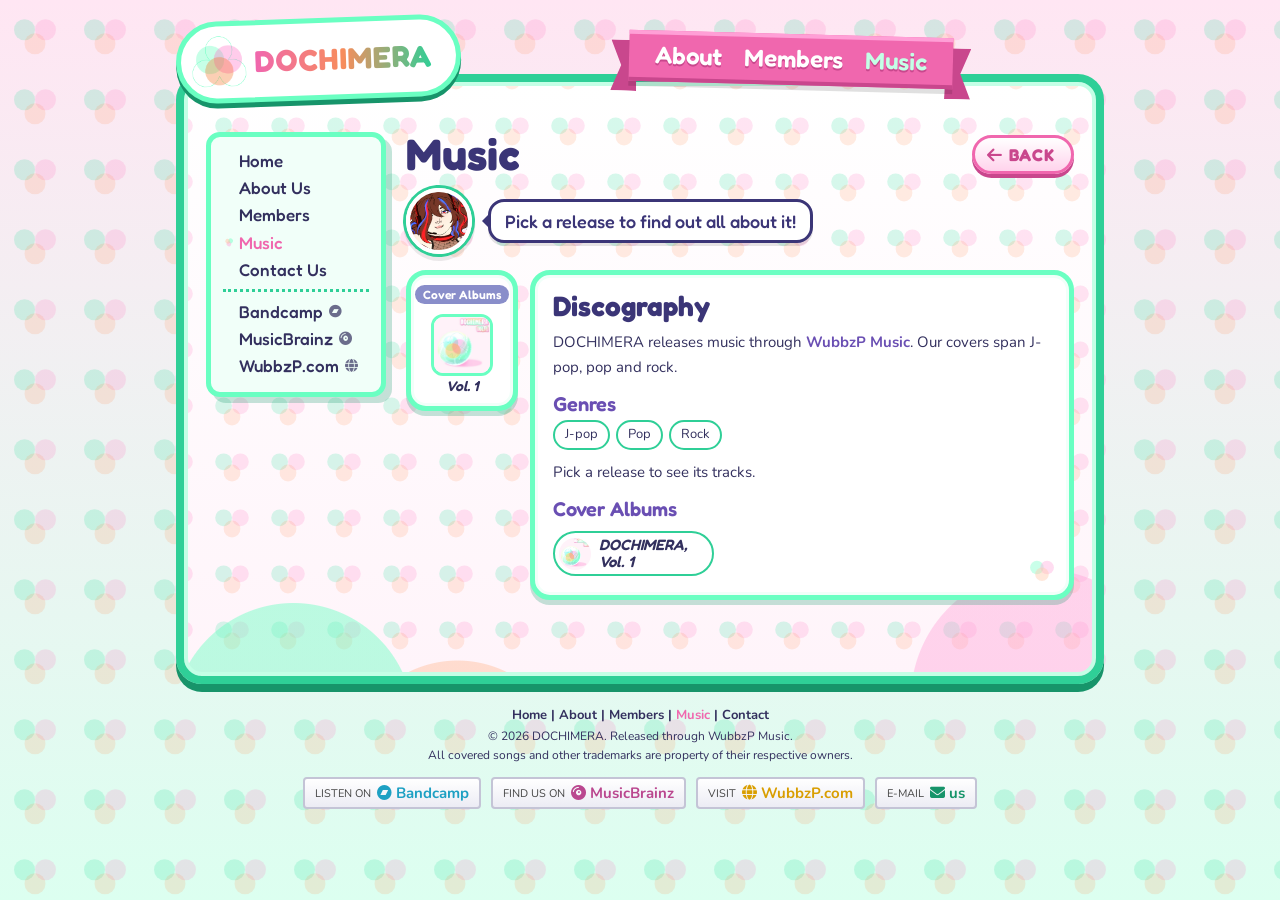
<file: music/index.html>
<!DOCTYPE html>
<html lang="en">
<head>
<meta charset="utf-8"/>
<meta content="width=device-width, initial-scale=1, viewport-fit=cover" name="viewport"/>
<title>Music | DOCHIMERA</title>
<link href="/favicon-32x32.png?v=6" rel="icon" sizes="32x32" type="image/png"/>
<link href="/favicon-16x16.png?v=6" rel="icon" sizes="16x16" type="image/png"/>
<link href="/favicon.ico?v=6" rel="icon" sizes="any"/>
<link href="/apple-touch-icon.png?v=6" rel="apple-touch-icon"/>
<link href="/safari-pinned-tab.svg" rel="mask-icon" color="#6AFFC2"/>
<meta content="#6AFFC2" name="theme-color"/>
<link href="/site.webmanifest" rel="manifest"/>
<meta content="DOCHIMERA's discography, starting with the debut cover album DOCHIMERA, Vol. 1 (1 June 2025)." name="description"/>
<meta content="Music | DOCHIMERA" property="og:title"/>
<meta content="DOCHIMERA" property="og:site_name"/>
<meta content="DOCHIMERA's discography, starting with the debut cover album DOCHIMERA, Vol. 1 (1 June 2025)." property="og:description"/>
<meta content="website" property="og:type"/>
<meta content="https://dochimera.com/music/" property="og:url"/>
<meta content="https://dochimera.com/assets/dochimera-logo.png" property="og:image"/>
<meta content="summary_large_image" name="twitter:card"/>
<link rel="stylesheet" href="https://cdnjs.cloudflare.com/ajax/libs/font-awesome/6.5.2/css/all.min.css" crossorigin="anonymous" referrerpolicy="no-referrer">
<link rel="preconnect" href="https://fonts.googleapis.com">
<link rel="preconnect" href="https://fonts.gstatic.com" crossorigin>
<link rel="stylesheet" href="https://fonts.googleapis.com/css2?family=Fredoka:wght@400..700&family=Mochiy+Pop+One&family=Nunito:wght@400;600;700;800&display=swap">
<link rel="stylesheet" href="/assets/css/style.css?v=9d8e3358">
<script>document.documentElement.className += " js";</script>
</head>
<body>
<a class="skip-link" href="#content">Skip to content</a>

<div class="site">

  <!-- Header -->
  <header class="header">
    <a href="/" class="logo" aria-label="DOCHIMERA home">
      <img src="/assets/images/clover.png" alt="" class="logo-img" width="64" height="64" />
      <span class="logo-word" aria-hidden="true">DOCHIMERA</span>
    </a>

    <nav class="ribbon" aria-label="Main">
      <ul>
        <li><a href="/about/">About</a></li>
        <li><a href="/members/">Members</a></li>
        <li><a href="/music/" aria-current="page">Music</a></li>
      </ul>
    </nav>
  </header>

  <!-- Main stage -->
  <div class="stage stage-page">

    <!-- Left menu -->
    <aside class="sidebar">
      <nav class="menu" aria-label="Site menu">
        <ul>
          <li><a href="/">Home</a></li>
          <li><a href="/about/">About Us</a></li>
          <li><a href="/members/">Members</a></li>
          <li><a href="/music/" aria-current="page">Music</a></li>
          <li><a href="/contact/">Contact Us</a></li>
          <li class="menu-divider" role="separator"></li>
          <li><a href="https://wubbzp.bandcamp.com/album/dochimera-vol-1" target="_blank" rel="noopener">Bandcamp <i class="fa-brands fa-bandcamp" aria-hidden="true"></i></a></li>
          <li><a href="https://musicbrainz.org/release/b9344ad2-0cec-4418-908a-b499f3312c37" target="_blank" rel="noopener">MusicBrainz <i class="fa-solid fa-compact-disc" aria-hidden="true"></i></a></li>
          <li><a href="https://wubbzp.com" target="_blank" rel="noopener">WubbzP.com <i class="fa-solid fa-globe" aria-hidden="true"></i></a></li>
        </ul>
      </nav>
    </aside>

    <main class="page" id="content">
      <div class="page-head">
        <h1 class="page-title">Music</h1>
        <a href="/" class="back-btn" aria-label="Back to home"><i class="fa-solid fa-arrow-left" aria-hidden="true"></i> BACK</a>
      </div>

      <div class="guide">
        <img src="/assets/images/members/polaris.png" alt="" />
        <p>Pick a release to find out all about it!</p>
      </div>

      <div class="picker" data-picker>
        <nav class="picker-list panel" aria-label="Releases">
          <ul role="tablist" aria-orientation="vertical" aria-label="Releases">
          <li role="presentation" class="picker-group" aria-hidden="true">Cover Albums</li>
          <li role="presentation"><a role="tab" class="picker-tab" href="#vol-1" id="tab-vol-1" aria-controls="vol-1" aria-selected="false"><span class="thumb cover" aria-hidden="true"><img src="/assets/images/covers/dochimera-vol-1.jpg" alt="" loading="lazy"></span><span><span class="visually-hidden">Cover album: </span><cite>Vol.&nbsp;1</cite></span></a></li>
          </ul>
        </nav>

        <div class="picker-stage panel">
          <button type="button" class="close-x" aria-label="Close and go back to the overview" hidden>CLOSE <i class="fa-solid fa-xmark" aria-hidden="true"></i></button>

          <section class="picker-panel" id="overview" data-overview aria-labelledby="overview-title">
            <h2 id="overview-title">Discography</h2>
            <p>DOCHIMERA releases music through <strong>WubbzP Music</strong>. Our covers span J-pop, pop and rock.</p>
            <h3>Genres</h3>
            <ul class="chips"><li>J-pop</li><li>Pop</li><li>Rock</li></ul>
            <p>Pick a release to see its tracks.</p>
            <h3>Cover Albums</h3>
            <ul class="picker-overview-grid">
              <li><a href="#vol-1"><img src="/assets/images/covers/dochimera-vol-1.jpg" alt="" loading="lazy"><cite>DOCHIMERA, Vol. 1</cite></a></li>
            </ul>
          </section>

        <section class="picker-panel" id="vol-1" role="tabpanel" aria-labelledby="tab-vol-1">
          <h2><cite>DOCHIMERA, Vol. 1</cite></h2>
          <div class="picker-hero cover" aria-hidden="true"><img src="/assets/images/covers/dochimera-vol-1.jpg" alt="" loading="lazy"></div>
          <ul class="picker-meta"><li>Cover album</li><li class="plain">1st release</li><li class="plain">1 June 2025</li></ul>
          <p>DOCHIMERA's debut cover album, with 7 tracks from VadaVadaV, WubbzP and adipocere.</p>
          <p class="callout"><b>About the credits:</b> WubbzP's tracks came out under her former name, HuxP.</p>
          <div class="btn-row">
            <a href="https://wubbzp.bandcamp.com/album/dochimera-vol-1" class="cream-btn" target="_blank" rel="noopener"><i class="fa-brands fa-bandcamp" aria-hidden="true"></i> Bandcamp</a>
            <a href="https://musicbrainz.org/release/b9344ad2-0cec-4418-908a-b499f3312c37" class="cream-btn" target="_blank" rel="noopener"><i class="fa-solid fa-compact-disc" aria-hidden="true"></i> MusicBrainz</a>
          </div>
          <h3>Editions</h3>
          <ul class="editions">
            <li class="edition">
              <span class="edition-cover"><img src="/assets/images/covers/dochimera-vol-1.jpg" alt="DOCHIMERA, Vol. 1 cover art" loading="lazy"></span>
              <div class="edition-info">
                <b><cite>DOCHIMERA, Vol. 1</cite></b>
                <span class="edition-date"><time datetime="2025-06-01">1 June 2025</time></span> <span class="edition-count">7 tracks</span>
                <p>The original release.</p>
              </div>
              <table class="tracks">
                <caption class="visually-hidden">Tracks</caption>
                <tbody>
                  <tr><th scope="row"><span class="track-no">1</span></th><td><span lang="ja">春嵐</span><span class="by">VadaVadaV</span></td></tr>
                  <tr><th scope="row"><span class="track-no">2</span></th><td><span lang="ja">エレクトロサチュレイタ</span><span class="by">VadaVadaV</span></td></tr>
                  <tr><th scope="row"><span class="track-no">3</span></th><td>Static<span class="by">VadaVadaV</span></td></tr>
                  <tr><th scope="row"><span class="track-no">4</span></th><td><span lang="ja">きみも悪い人でよかった</span><span class="by">WubbzP (as HuxP)</span></td></tr>
                  <tr><th scope="row"><span class="track-no">5</span></th><td><span lang="ja">デンパラダイム</span><span class="by">WubbzP (as HuxP)</span></td></tr>
                  <tr><th scope="row"><span class="track-no">6</span></th><td>Bats<span class="by">WubbzP (as HuxP)</span></td></tr>
                  <tr><th scope="row"><span class="track-no">7</span></th><td><span lang="ja">ぎずも</span><span class="by">adipocere</span></td></tr>
                </tbody>
              </table>
            </li>
          </ul>
        </section>
        </div>
      </div>

    </main>
  </div>

  <!-- Footer -->
  <footer class="footer">
    <nav class="footer-links" aria-label="Footer">
      <a href="/">Home</a> |
      <a href="/about/">About</a> |
      <a href="/members/">Members</a> |
      <a href="/music/" aria-current="page">Music</a> |
      <a href="/contact/">Contact</a>
    </nav>
    <p>&copy; <span id="year">2026</span> DOCHIMERA. Released through WubbzP Music.</p>
    <p>All covered songs and other trademarks are property of their respective owners.</p>

    <div class="socials">
      <a href="https://wubbzp.bandcamp.com/album/dochimera-vol-1" class="social" target="_blank" rel="noopener">Listen on <b class="bc"><i class="fa-brands fa-bandcamp" aria-hidden="true"></i> Bandcamp</b></a>
      <a href="https://musicbrainz.org/release/b9344ad2-0cec-4418-908a-b499f3312c37" class="social" target="_blank" rel="noopener">Find us on <b class="mb"><i class="fa-solid fa-compact-disc" aria-hidden="true"></i> MusicBrainz</b></a>
      <a href="https://wubbzp.com" class="social" target="_blank" rel="noopener">Visit <b class="wp"><i class="fa-solid fa-globe" aria-hidden="true"></i> WubbzP.com</b></a>
      <a href="mailto:wubbzyp@gmail.com" class="social">E-mail <b class="em"><i class="fa-solid fa-envelope" aria-hidden="true"></i> us</b></a>
    </div>
  </footer>

</div>

<script src="/assets/js/site.js?v=5c9cc019"></script>
</body>
</html>
</file>
<file: assets/css/style.css>
/* DOCHIMERA.com: a clover-themed site built on the same layout as WubbzP.com.
   The clover's four leaves (mint outline, mint, pink and peach) set the colours.
   Shared by every page. */

:root {
  /* clover leaves */
  --mint: #6affc2;
  --mint-soft: #c4ffe6;
  --mint-deep: #2fcf97;
  --mint-dark: #17946a;
  --pink: #ff9fd6;
  --pink-soft: #ffd3ec;
  --pink-deep: #f067ae;
  --pink-dark: #c9478d;
  --peach: #ffbe9b;
  --peach-soft: #ffe2d1;
  --peach-deep: #f78d5c;
  --lavender: #898eca;
  --lavender-soft: #dfe1fb;
  --lavender-dark: #5f63a8;

  --page-top: #ffe6f3;
  --page-bottom: #dcfff0;

  --frame: var(--mint-deep);
  --frame-light: var(--mint-soft);
  --frame-dark: var(--mint-dark);

  --ink: #33305e;
  --navy: #3b3577;
  --purple-text: #6a4fb3;
  --menu-active: var(--pink-deep);
  --card-cream: #fffafd;

  --font-display: "Fredoka", "Mochiy Pop One", "Nunito", sans-serif;
  --font-body: "Nunito", system-ui, -apple-system, "Segoe UI", sans-serif;

  /* a small clover drawn with four circles, like the logo */
  --clover-mark: url("data:image/svg+xml,%3Csvg xmlns='http://www.w3.org/2000/svg' viewBox='0 0 40 40'%3E%3Cg fill-opacity='.45'%3E%3Ccircle cx='14' cy='17' r='8' fill='%236affc2'/%3E%3Ccircle cx='26' cy='17' r='8' fill='%23ff9fd6'/%3E%3Ccircle cx='20' cy='25' r='8' fill='%23ffbe9b'/%3E%3C/g%3E%3C/svg%3E");
  /* the same clover, much paler, for page backgrounds */
  --clover-faint: url("data:image/svg+xml,%3Csvg xmlns='http://www.w3.org/2000/svg' viewBox='0 0 40 40'%3E%3Cg fill-opacity='.16'%3E%3Ccircle cx='14' cy='17' r='6' fill='%2300d987'/%3E%3Ccircle cx='26' cy='17' r='6' fill='%23ff5fb8'/%3E%3Ccircle cx='20' cy='25' r='6' fill='%23ff8a4c'/%3E%3C/g%3E%3C/svg%3E");
}

*, *::before, *::after { box-sizing: border-box; }

html {
  min-height: 100%;
  background:
    var(--clover-faint) 0 0 / 70px 70px,
    linear-gradient(180deg, var(--page-top) 0%, var(--page-bottom) 100%);
  background-attachment: fixed;
  scroll-behavior: smooth;
}

body {
  margin: 0;
  padding: 0;
  font-family: var(--font-body);
  color: var(--navy);
  overflow-x: hidden;
}

a { color: inherit; text-decoration: none; }
img { max-width: 100%; }
:focus-visible { outline: 4px solid var(--pink-deep); outline-offset: 2px; }

.skip-link {
  position: absolute;
  left: 12px;
  top: -60px;
  z-index: 100;
  background: #ffffff;
  color: var(--navy);
  border: 3px solid var(--frame);
  border-radius: 10px;
  padding: 6px 12px;
  font-family: var(--font-display);
  font-weight: 600;
}
.skip-link:focus { top: 12px; }

.visually-hidden {
  position: absolute !important;
  width: 1px;
  height: 1px;
  overflow: hidden;
  clip: rect(0 0 0 0);
  white-space: nowrap;
}

.site {
  width: 100%;
  max-width: 960px;
  margin: 0 auto;
  padding: 18px 16px 30px;
}

/* ---------- Header: logo sticker and ribbon nav ---------- */
.header {
  display: grid;
  grid-template-columns: auto 1fr;
  align-items: center;
  gap: 16px;
  position: relative;
  z-index: 5;
  margin-bottom: -26px;
}

.logo {
  display: flex;
  align-items: center;
  gap: 4px;
  background: #ffffff;
  border: 5px solid var(--mint);
  border-radius: 999px;
  padding: 4px 24px 4px 6px;
  box-shadow: 0 5px 0 var(--frame-dark);
  transform: rotate(-2deg);
  transition: transform 0.15s;
}
.logo:hover { transform: rotate(0deg) scale(1.03); }
.logo-img {
  display: block;
  width: 64px;
  height: 64px;
  transition: transform 0.6s cubic-bezier(.3, .7, .4, 1.4);
}
.logo:hover .logo-img { transform: rotate(120deg); }
.logo-word {
  font-family: var(--font-display);
  font-weight: 700;
  font-size: 30px;
  letter-spacing: 1px;
  line-height: 1;
  background: linear-gradient(90deg, var(--pink-deep), var(--peach-deep) 50%, var(--mint-deep));
  -webkit-background-clip: text;
  background-clip: text;
  color: transparent;
}

/* Pink ribbon navigation */
.ribbon {
  /* the ribbon's folded tails (::before/::after) sit behind the band (ul) */
  justify-self: center;
  position: relative;
  transform: rotate(1.5deg);
}
.ribbon::before, .ribbon::after {
  content: "";
  position: absolute;
  top: 10px;
  width: 26px;
  height: 100%;
  background: var(--pink-dark);
  z-index: 0;
}
.ribbon::before { left: -18px; clip-path: polygon(0 0, 100% 0, 100% 100%, 0 100%, 40% 50%); }
.ribbon::after { right: -18px; clip-path: polygon(0 0, 100% 0, 60% 50%, 100% 100%, 0 100%); }
.ribbon ul {
  position: relative;
  z-index: 1;
  background: var(--pink-deep);
  border-top: 4px solid var(--pink);
  border-bottom: 4px solid var(--pink-dark);
  box-shadow: 0 5px 0 rgba(0,0,0,0.12);
  list-style: none;
  margin: 0;
  padding: 6px 26px 8px;
  display: flex;
  flex-wrap: wrap;
  justify-content: center;
  gap: 4px 22px;
}
.ribbon a {
  font-family: var(--font-display);
  font-weight: 600;
  font-size: 24px;
  color: #ffffff;
  text-shadow: 0 2px 0 var(--pink-dark);
  transition: color 0.15s;
}
.ribbon a:hover, .ribbon a[aria-current="page"] { color: var(--mint-soft); }

/* ---------- Main stage ---------- */
.stage {
  position: relative;
  border: 8px solid var(--frame);
  border-radius: 26px;
  box-shadow: inset 0 0 0 4px var(--frame-light), 0 8px 0 var(--frame-dark);
  background:
    radial-gradient(circle at 12% 108%, rgba(106,255,194,0.45) 0 120px, transparent 121px),
    radial-gradient(circle at 30% 116%, rgba(255,190,155,0.45) 0 110px, transparent 111px),
    radial-gradient(circle at 94% 104%, rgba(255,159,214,0.40) 0 130px, transparent 131px),
    var(--clover-faint) 20px 20px / 56px 56px,
    linear-gradient(180deg, #ffffff 0%, #fff4fa 100%);
  padding: 50px 22px 22px;
  display: grid;
  grid-template-columns: 180px 1fr 280px;
  gap: 20px;
  align-items: start;
}
/* Inner pages: menu + one content column */
.stage-page {
  grid-template-columns: 180px 1fr;
  padding-bottom: 60px;
}

/* Left sidebar menu */
.sidebar { display: flex; flex-direction: column; gap: 22px; }
.menu {
  background: #f1fff9;
  border: 5px solid var(--mint);
  border-radius: 14px;
  box-shadow: 6px 6px 0 rgba(23,148,106,0.25);
  padding: 10px 12px 12px;
}
.menu ul { list-style: none; margin: 0; padding: 0; }
.menu-divider {
  border-top: 3px dotted var(--mint-deep);
  margin: 6px 0;
}
.menu a {
  display: flex;
  align-items: center;
  gap: 6px;
  font-family: var(--font-display);
  font-weight: 500;
  font-size: 17px;
  line-height: 1.6;
  color: var(--ink);
  padding-left: 16px;
  position: relative;
}
/* the bullet is a tiny clover */
.menu a::before {
  content: "";
  position: absolute;
  left: 0;
  width: 12px;
  height: 12px;
  background: var(--clover-mark) center / contain no-repeat;
  opacity: 0;
  transition: opacity 0.15s, transform 0.3s;
}
.menu a:hover, .menu a[aria-current="page"] { color: var(--menu-active); }
.menu a:hover::before, .menu a[aria-current="page"]::before { opacity: 1; transform: rotate(120deg); }
.menu i { font-size: 13px; opacity: 0.7; }

/* ---------- Home: the clover mascot ----------
   The DOCHIMERA clover stands in the bottom-left corner of the stage.
   It spins in when first seen; poking it squashes and springs it. */
.stage:not(.stage-page) .sidebar { grid-column: 1; grid-row: 1; padding-bottom: 170px; }
.clover-spot {
  position: relative;
  grid-column: 1;
  grid-row: 1;
  align-self: end;
  justify-self: center;
  width: 170px;
  margin-bottom: -10px;
  z-index: 3;
}
.clover {
  display: block;
  width: 100%;
  padding: 0;
  border: 0;
  background: none;
  cursor: pointer;
  transform-origin: 50% 50%;
  -webkit-tap-highlight-color: transparent;
}
.clover:focus-visible { outline: 4px solid var(--frame); outline-offset: 4px; border-radius: 50%; }
.js .clover-spot:not(.is-in) .clover { opacity: 0; transform: rotate(-200deg) scale(0.3); }
.clover-spot.is-in .clover { animation: clover-spin 1.1s cubic-bezier(.2, .8, .3, 1) both; }
.clover-spot.is-settled .clover { animation: none; }
@keyframes clover-spin {
  0% { opacity: 0; transform: rotate(-200deg) scale(0.3); }
  40% { opacity: 1; }
  65% { transform: rotate(12deg) scale(1.08); }
  82% { transform: rotate(-5deg) scale(0.97); }
  100% { opacity: 1; transform: none; }
}
.clover-body {
  display: block;
  position: relative;
  transform: perspective(700px) rotateX(var(--rx, 0deg)) rotateY(var(--ry, 0deg));
  transition: transform 0.15s ease-out, filter 0.2s;
  /* a white backing and mint outline so the pale clover stands out */
  background: radial-gradient(circle at 50% 50%, #ffffff 0 52%, rgba(255,255,255,0) 68%);
  border-radius: 50%;
  filter: drop-shadow(0 0 1.5px var(--mint-deep)) drop-shadow(0 4px 0 rgba(0,0,0,0.08));
}
.clover:hover .clover-body, .clover:focus-visible .clover-body { filter: drop-shadow(0 0 1.5px var(--mint-deep)) drop-shadow(0 10px 8px rgba(0,0,0,0.18)); }
.clover-body img {
  display: block;
  width: 100%;
  height: auto;
  animation: clover-idle 6s ease-in-out infinite;
}
@keyframes clover-idle {
  0%, 100% { rotate: -3deg; }
  50% { rotate: 3deg; }
}
/* the squash has its own layer so the tilt above keeps working */
.clover-squash { display: block; transform-origin: 50% 60%; }
.clover-squash.poked { animation: clover-poke 0.65s cubic-bezier(.3, .7, .4, 1); }
@keyframes clover-poke {
  0% { scale: 1 1; rotate: 0deg; }
  15% { scale: 1.12 0.86; }
  38% { scale: 0.92 1.1; rotate: 40deg; }
  58% { scale: 1.04 0.96; rotate: 110deg; }
  100% { scale: 1 1; rotate: 120deg; }
}
.clover-ripple {
  position: absolute;
  width: 16px;
  height: 16px;
  margin: -8px 0 0 -8px;
  border: 3px solid var(--mint-deep);
  border-radius: 50%;
  pointer-events: none;
  animation: clover-ripple 0.6s ease-out forwards;
}
@keyframes clover-ripple {
  from { transform: scale(0.4); opacity: 1; }
  to { transform: scale(5); opacity: 0; }
}
.sparkle {
  position: absolute;
  left: 50%;
  top: 50%;
  pointer-events: none;
  font-size: 22px;
  color: var(--pink-deep);
  -webkit-text-stroke: 1px #ffffff;
  animation: sparkle 0.9s ease-out forwards;
}
.sparkle:nth-child(3n) { color: var(--mint-deep); }
.sparkle:nth-child(3n+1) { color: var(--peach-deep); }
@keyframes sparkle {
  from { transform: translate(-50%, -50%) scale(0.4); opacity: 1; }
  to { transform: translate(calc(-50% + var(--dx)), calc(-50% + var(--dy))) scale(1.2) rotate(40deg); opacity: 0; }
}

/* ---------- Home: the members box ---------- */
.house {
  position: relative;
  background: var(--lavender-soft);
  border: 6px solid var(--lavender);
  border-radius: 22px;
  padding: 10px 22px 22px;
  box-shadow: 0 6px 0 rgba(0,0,0,0.08);
}
.house-inner { position: relative; z-index: 1; }
.house h2 {
  font-family: var(--font-display);
  font-weight: 700;
  font-size: 32px;
  color: var(--navy);
  text-align: center;
  margin: 10px 0 4px;
}
.house p { text-align: center; margin: 0 0 12px; font-size: 15px; line-height: 1.5; }
.lineup {
  list-style: none;
  margin: 0;
  padding: 12px;
  display: flex;
  flex-wrap: wrap;
  justify-content: center;
  gap: 12px 10px;
  background: #ffffff;
  border: 5px solid #ffffff;
  border-radius: 16px;
  box-shadow: 0 0 0 3px var(--lavender);
}
.lineup a {
  display: flex;
  flex-direction: column;
  align-items: center;
  width: 84px;
  text-align: center;
  font-family: var(--font-display);
  font-weight: 600;
  font-size: 14px;
  line-height: 1.1;
  color: var(--ink);
  transition: transform 0.15s;
}
.lineup a:hover { transform: translateY(-3px) rotate(-2deg); color: var(--menu-active); }
.lineup img {
  width: 72px;
  height: 72px;
  margin-bottom: 4px;
  border-radius: 50%;
  object-fit: cover;
  border: 4px solid var(--mint);
  background: #ffffff;
}
.lineup li:nth-child(3n+2) img { border-color: var(--pink); }
.lineup li:nth-child(3n) img { border-color: var(--peach); }
.house .stack-btn { margin: 14px auto 0; max-width: 260px; }

/* ---------- Home: featured release + visitor counter ---------- */
.feature { position: relative; padding-top: 6px; }
.album {
  display: block;
  position: relative;
  width: 74%;
  background: #ffffff;
  border: 4px solid var(--navy);
  border-radius: 6px;
  padding: 6px;
  transform: rotate(-5deg);
  box-shadow: 6px 8px 0 rgba(0,0,0,0.15);
  margin-left: 2px;
  transition: transform 0.15s;
}
a.album:hover { transform: rotate(-2deg) scale(1.03); }
.album img { display: block; width: 100%; height: auto; aspect-ratio: 1 / 1; object-fit: cover; border-radius: 2px; }

.burst {
  position: absolute;
  top: -8px;
  right: -12px;
  width: 130px;
  height: 130px;
  display: flex;
  align-items: center;
  justify-content: center;
  text-align: center;
  background: linear-gradient(180deg, var(--pink-deep), var(--peach-deep));
  clip-path: polygon(50% 0%, 59% 14%, 75% 6%, 76% 23%, 93% 25%, 85% 40%, 100% 50%, 85% 60%, 93% 75%, 76% 77%, 75% 94%, 59% 86%, 50% 100%, 41% 86%, 25% 94%, 24% 77%, 7% 75%, 15% 60%, 0% 50%, 15% 40%, 7% 25%, 24% 23%, 25% 6%, 41% 14%);
  font-family: var(--font-display);
  font-weight: 700;
  font-size: 22px;
  line-height: 1;
  color: #ffffff;
  text-shadow: 0 2px 0 var(--pink-dark);
  transform: rotate(8deg);
  animation: wobble 3s ease-in-out infinite;
  pointer-events: none;
}
@keyframes wobble {
  0%, 100% { transform: rotate(8deg) scale(1); }
  50% { transform: rotate(2deg) scale(1.06); }
}
.feature-cta {
  display: block;
  text-align: right;
  position: relative;
  z-index: 1;
  font-family: var(--font-display);
  font-weight: 600;
  font-size: 18px;
  line-height: 1.15;
  color: var(--purple-text);
  margin: 12px 4px 12px 0;
}
a.feature-cta:hover { color: var(--menu-active); }
.feature-card {
  background: var(--card-cream);
  border: 6px solid var(--pink);
  border-radius: 22px;
  box-shadow: inset 0 0 0 3px #ffffff, 0 6px 0 rgba(0,0,0,0.1);
  padding: 14px 12px;
  text-align: center;
  font-family: var(--font-display);
  font-weight: 600;
  font-size: 22px;
  line-height: 1.1;
  color: var(--purple-text);
  margin: 0;
}

/* Visitor counter + its "counted since" tooltip */
.counter {
  position: relative;
  cursor: help;
}
.counter-digits {
  display: flex;
  justify-content: center;
  gap: 4px;
  margin: 8px 0 4px;
}
.counter-digits span {
  display: inline-block;
  min-width: 28px;
  padding: 4px 0;
  background: linear-gradient(180deg, #4b4590 0 50%, var(--navy) 50% 100%);
  border: 3px solid #27225a;
  border-radius: 6px;
  color: var(--mint);
  font-family: var(--font-display);
  font-weight: 600;
  font-size: 24px;
  line-height: 1;
  box-shadow: 0 3px 0 rgba(0,0,0,0.2);
}
.counter small {
  display: block;
  font-family: var(--font-body);
  font-size: 14px;
  color: var(--purple-text);
}
.counter small i { font-size: 12px; opacity: 0.75; }
.counter-note {
  position: absolute;
  left: 50%;
  bottom: calc(100% + 12px);
  width: min(260px, 90vw);
  transform: translateX(-50%) translateY(6px);
  opacity: 0;
  visibility: hidden;
  background: var(--navy);
  color: #ffffff;
  border: 3px solid #ffffff;
  border-radius: 12px;
  box-shadow: 0 4px 0 rgba(0,0,0,0.2);
  padding: 8px 12px;
  font-family: var(--font-body);
  font-weight: normal;
  font-size: 13px;
  line-height: 1.4;
  text-align: center;
  transition: opacity 0.15s, transform 0.15s, visibility 0.15s;
  z-index: 10;
  pointer-events: none;
}
.counter-note::after {
  content: "";
  position: absolute;
  left: 50%;
  top: 100%;
  margin-left: -8px;
  border: 8px solid transparent;
  border-top-color: var(--navy);
}
.counter:hover .counter-note,
.counter:focus .counter-note,
.counter:focus-within .counter-note {
  opacity: 1;
  visibility: visible;
  transform: translateX(-50%) translateY(0);
}
.counter:focus-visible { outline: 4px solid var(--frame); outline-offset: 3px; }

/* ---------- Big mint button (Meet the members) ---------- */
.stack-btn {
  display: block;
  background: var(--mint);
  border: 4px solid var(--frame-dark);
  border-radius: 14px;
  box-shadow: inset 0 -6px 0 var(--mint-deep), 0 4px 0 var(--frame-dark);
  text-align: center;
  padding: 4px 6px 8px;
  font-family: var(--font-display);
  font-weight: 700;
  font-size: 22px;
  line-height: 1;
  color: var(--navy);
  transition: transform 0.1s;
}
.stack-btn small { display: block; font-size: 13px; font-weight: 500; margin-bottom: 2px; }
.stack-btn:hover { transform: translateY(-2px); }
.stack-btn:active { transform: translateY(3px); box-shadow: inset 0 -6px 0 var(--mint-deep), 0 1px 0 var(--frame-dark); }

/* ---------- Inner pages ---------- */
.page { min-width: 0; }
.page-head {
  display: flex;
  align-items: center;
  justify-content: space-between;
  gap: 12px;
  margin: 0 0 12px;
}
.page-title {
  font-family: var(--font-display);
  font-weight: 700;
  font-size: 44px;
  line-height: 1;
  color: var(--navy);
  margin: 0;
}

/* BACK button */
.back-btn {
  flex: none;
  display: inline-flex;
  align-items: center;
  gap: 6px;
  background: linear-gradient(180deg, #ffffff, var(--pink-soft));
  border: 3px solid var(--pink-deep);
  border-radius: 999px;
  box-shadow: 0 4px 0 var(--pink-dark);
  padding: 6px 16px 6px 12px;
  font-family: var(--font-display);
  font-weight: 700;
  font-size: 17px;
  letter-spacing: 1px;
  color: var(--pink-dark);
  transition: transform 0.1s, box-shadow 0.1s;
}
.back-btn:hover { transform: translateY(-2px); background: linear-gradient(180deg, #ffffff, var(--pink)); }
.back-btn:active { transform: translateY(3px); box-shadow: 0 1px 0 var(--pink-dark); }
.back-btn:focus-visible { outline: 3px solid var(--frame); outline-offset: 3px; }

/* Voicebank guide with a speech bubble */
.guide {
  display: flex;
  align-items: center;
  gap: 16px;
  margin: 0 0 16px;
}
.guide img {
  flex: none;
  width: 66px;
  height: 66px;
  border-radius: 50%;
  object-fit: cover;
  border: 4px solid #ffffff;
  box-shadow: 0 0 0 3px var(--mint-deep), 0 4px 0 3px rgba(0,0,0,0.08);
  transform: rotate(-4deg);
}
.guide p {
  position: relative;
  margin: 0;
  background: #ffffff;
  border: 3px solid var(--navy);
  border-radius: 16px;
  padding: 8px 14px;
  font-family: var(--font-display);
  font-weight: 500;
  font-size: 18px;
  line-height: 1.25;
  color: var(--navy);
  box-shadow: 0 3px 0 rgba(0,0,0,0.1);
}
.guide p::before {
  content: "";
  position: absolute;
  right: 100%;
  top: 50%;
  margin-top: -9px;
  border: 9px solid transparent;
  border-right-color: var(--navy);
}

/* Clover panel: white card with a mint frame and a clover in the corner */
.panel {
  position: relative;
  background: #ffffff;
  border: 5px solid var(--mint);
  border-radius: 20px;
  box-shadow: inset 0 0 0 3px #f1fff9, 0 5px 0 rgba(23,148,106,0.25);
  padding: 16px 18px;
  margin: 0 0 16px;
  font-size: 15px;
  line-height: 1.65;
  color: var(--ink);
}
.panel::after {
  content: "";
  position: absolute;
  right: 10px;
  bottom: 8px;
  width: 34px;
  height: 34px;
  background: var(--clover-mark) center / contain no-repeat;
  opacity: 0.8;
  pointer-events: none;
}
.panel h2 {
  font-family: var(--font-display);
  font-weight: 700;
  font-size: 28px;
  line-height: 1.1;
  color: var(--navy);
  margin: 0 0 8px;
}
.panel h3 {
  font-family: var(--font-display);
  font-weight: 600;
  font-size: 20px;
  line-height: 1.15;
  color: var(--purple-text);
  margin: 14px 0 4px;
}
.panel p { margin: 0 0 10px; }
.panel > :last-child { margin-bottom: 0; }
.panel strong { color: var(--purple-text); }
.panel a:not(.cream-btn, .card, .picker-tab, .picker-overview-grid a) { color: var(--purple-text); text-decoration: underline; }
.panel a:not(.cream-btn, .card, .picker-tab, .picker-overview-grid a):hover { color: var(--menu-active); }
.panel-row {
  display: grid;
  grid-template-columns: 1fr 1fr;
  gap: 16px;
}
.panel-row > .panel { margin-bottom: 16px; }

.avatar {
  float: right;
  width: clamp(80px, 22vw, 120px);
  margin: 0 0 10px 14px;
  border: 5px solid #ffffff;
  border-radius: 50%;
  box-shadow: 0 0 0 3px var(--pink);
  transform: rotate(3deg);
  background: #ffffff;
}

/* Pill buttons */
.btn-row {
  display: flex;
  flex-wrap: wrap;
  gap: 10px 12px;
  margin: 12px 0 0;
}
.cream-btn {
  display: inline-flex;
  align-items: center;
  justify-content: center;
  gap: 6px;
  min-height: 34px;
  background: linear-gradient(180deg, #ffffff, #f1fff9);
  border: 3px solid var(--mint-deep);
  border-radius: 999px;
  box-shadow: 0 3px 0 var(--frame-dark);
  padding: 4px 14px;
  font-family: var(--font-body);
  font-size: 13px;
  font-weight: 800;
  line-height: 1;
  letter-spacing: 0.5px;
  text-transform: uppercase;
  color: var(--navy);
  cursor: pointer;
  white-space: nowrap;
  transition: transform 0.1s, box-shadow 0.15s;
}
.cream-btn:hover, .cream-btn:focus-visible {
  background: linear-gradient(180deg, #ffffff, var(--mint-soft));
  box-shadow: 0 3px 0 var(--frame-dark), 0 0 0 4px rgba(106,255,194,0.45);
}
.cream-btn:active { transform: translateY(2px); box-shadow: 0 1px 0 var(--frame-dark); }
.cream-btn:focus-visible { outline: none; }
.cream-btn i { font-size: 14px; }

/* Facts list */
.facts {
  display: grid;
  grid-template-columns: auto 1fr;
  gap: 6px 12px;
  margin: 0;
}
.facts dt {
  font-family: var(--font-display);
  font-weight: 600;
  font-size: 16px;
  color: var(--purple-text);
  white-space: nowrap;
}
.facts dd { margin: 0; }

/* Timeline */
.timeline {
  list-style: none;
  margin: 0;
  padding: 0 0 0 18px;
  border-left: 4px dotted var(--mint-deep);
}
.timeline li {
  position: relative;
  padding: 0 0 12px 6px;
}
.timeline li:last-child { padding-bottom: 0; }
.timeline li::before {
  content: "";
  position: absolute;
  left: -29px;
  top: 4px;
  width: 14px;
  height: 14px;
  border-radius: 50%;
  background: var(--menu-active);
  border: 3px solid #ffffff;
  box-shadow: 0 0 0 2px var(--menu-active);
}
.timeline li:nth-child(3n+2)::before { background: var(--mint-deep); box-shadow: 0 0 0 2px var(--mint-deep); }
.timeline li:nth-child(3n)::before { background: var(--peach-deep); box-shadow: 0 0 0 2px var(--peach-deep); }
.timeline li.soon::before { background: #ffffff; }
.timeline b {
  display: block;
  font-family: var(--font-display);
  font-weight: 600;
  font-size: 18px;
  color: var(--purple-text);
}

/* Cards */
.cards {
  display: grid;
  grid-template-columns: repeat(auto-fit, minmax(170px, 1fr));
  gap: 12px;
}
.card {
  display: block;
  background: #ffffff;
  border: 3px solid var(--pink);
  border-radius: 14px;
  padding: 12px;
  box-shadow: 0 4px 0 rgba(0,0,0,0.08);
  font-size: 14px;
  line-height: 1.5;
  color: var(--ink);
  transition: transform 0.15s;
}
a.card:hover { transform: translateY(-3px) rotate(-1deg); }
.card i.card-icon {
  display: inline-flex;
  align-items: center;
  justify-content: center;
  width: 40px;
  height: 40px;
  border-radius: 50%;
  background: var(--pink-deep);
  color: #ffffff;
  font-size: 18px;
  margin-bottom: 6px;
}
.cards > :nth-child(3n+2) { border-color: var(--mint); }
.cards > :nth-child(3n+2) i.card-icon { background: var(--mint-deep); }
.cards > :nth-child(3n) { border-color: var(--peach); }
.cards > :nth-child(3n) i.card-icon { background: var(--peach-deep); }
.card b {
  display: block;
  font-family: var(--font-display);
  font-weight: 600;
  font-size: 20px;
  color: var(--navy);
}
.card .card-go {
  display: block;
  margin-top: 6px;
  font-family: var(--font-display);
  font-weight: 600;
  color: var(--menu-active);
}

.chips { display: flex; flex-wrap: wrap; gap: 6px; margin: 4px 0 10px; padding: 0; list-style: none; }
.chips li {
  background: #ffffff;
  border: 2px solid var(--mint-deep);
  border-radius: 999px;
  padding: 2px 10px;
  font-size: 13px;
}

/* ---------- Picker: thumbnails on the left, details on the right ---------- */
.picker {
  display: grid;
  grid-template-columns: 112px 1fr;
  gap: 12px;
  align-items: start;
  margin: 0 0 16px;
}
.picker > * { min-width: 0; }
.picker-list {
  margin: 0;
  padding: 10px 4px;
}
.picker-list::after { display: none; }
.picker-list ul {
  list-style: none;
  margin: 0;
  padding: 0;
  display: flex;
  flex-direction: column;
  gap: 8px;
}
.picker-tab {
  position: relative; /* keeps the visually hidden label text inside the scrolling row */
  display: flex;
  flex-direction: column;
  align-items: center;
  text-align: center;
  font-family: var(--font-display);
  font-weight: 600;
  font-size: 14px;
  line-height: 1.05;
  color: var(--ink);
  border-radius: 12px;
  padding: 2px;
}
.thumb {
  display: flex;
  align-items: center;
  justify-content: center;
  width: 62px;
  height: 62px;
  margin-bottom: 3px;
  background: #ffffff;
  border: 3px solid var(--mint);
  border-radius: 50%;
  overflow: hidden;
  transition: transform 0.15s, box-shadow 0.15s;
}
.thumb img { width: 100%; height: 100%; object-fit: cover; }
.thumb i { font-size: 26px; color: var(--purple-text); }
.thumb.cover { border-radius: 12px; }
.picker-tab:hover .thumb { transform: rotate(-5deg) scale(1.06); }
.picker-tab[aria-selected="true"] .thumb {
  border-color: var(--pink-deep);
  box-shadow: 0 0 0 4px #ffffff, 0 0 10px 4px var(--pink);
}
.picker-tab[aria-selected="true"] { color: var(--menu-active); }

.picker-stage {
  position: relative;
  min-height: 330px;
  margin: 0;
}
.picker-panel { scroll-margin-top: 20px; }
/* before the script runs, show only the overview */
.js .picker:not(.is-ready) .picker-panel:not([data-overview]) { display: none; }
.picker-panel + .picker-panel { margin-top: 18px; }
.js .picker-panel + .picker-panel { margin-top: 0; }
.picker-panel h2 { padding-right: 84px; }
.close-x {
  position: absolute;
  top: 10px;
  right: 10px;
  display: inline-flex;
  align-items: center;
  gap: 4px;
  border: 3px solid var(--pink-deep);
  border-radius: 999px;
  padding: 3px 10px;
  background: #ffffff;
  box-shadow: 0 3px 0 var(--pink-dark);
  font-family: var(--font-display);
  font-weight: 700;
  font-size: 13px;
  letter-spacing: 1px;
  color: var(--pink-dark);
  cursor: pointer;
  z-index: 2;
  transition: transform 0.1s;
}
.close-x:hover { transform: scale(1.08); background: var(--pink-soft); }
.close-x[hidden] { display: none; }
.picker-meta {
  display: flex;
  flex-wrap: wrap;
  gap: 6px;
  margin: 0 0 10px;
  padding: 0;
  list-style: none;
}
.picker-meta li {
  background: var(--purple-text);
  color: #ffffff;
  border-radius: 999px;
  padding: 2px 10px;
  font-size: 12px;
  font-weight: bold;
  letter-spacing: 0.3px;
}
.picker-meta li.lead { background: var(--pink-deep); }
.picker-meta li.support { background: var(--peach-deep); }
.picker-meta li.plain { background: #ffffff; color: var(--ink); border: 2px solid var(--mint-deep); }
.picker-hero {
  float: right;
  width: 130px;
  margin: 0 0 10px 14px;
  border: 5px solid #ffffff;
  border-radius: 50%;
  box-shadow: 0 0 0 3px var(--mint-deep);
  transform: rotate(3deg);
  background: #ffffff;
  overflow: hidden;
}
.picker-hero img { display: block; width: 100%; aspect-ratio: 1 / 1; object-fit: cover; }
.picker-hero.cover { width: 160px; border-radius: 16px; box-shadow: 0 0 0 3px var(--pink); }
.picker-overview-grid {
  display: grid;
  grid-template-columns: repeat(auto-fill, minmax(150px, 1fr));
  gap: 8px;
  list-style: none;
  margin: 10px 0 0;
  padding: 0;
}
.picker-overview-grid a {
  display: flex;
  align-items: center;
  gap: 8px;
  background: #ffffff;
  border: 2px solid var(--mint-deep);
  border-radius: 999px;
  padding: 4px 10px 4px 4px;
  font-family: var(--font-display);
  font-weight: 600;
  font-size: 15px;
  line-height: 1.1;
  color: var(--ink);
  transition: transform 0.15s;
}
.picker-overview-grid a:hover { transform: translateY(-2px); color: var(--menu-active); }
.picker-overview-grid img { width: 32px; height: 32px; border-radius: 50%; object-fit: cover; flex: none; }
.picker-overview-grid i { width: 32px; text-align: center; color: var(--purple-text); }

/* Group headings inside a picker list */
.picker-group {
  font-family: var(--font-display);
  font-weight: 600;
  font-size: 12px;
  line-height: 1.1;
  text-align: center;
  color: #ffffff;
  background: var(--lavender);
  border-radius: 12px;
  padding: 3px 2px;
}
.picker-group:not(:first-child) { margin-top: 6px; }

.picker-panel .subtitle {
  margin: -4px 0 10px;
  font-family: var(--font-display);
  font-weight: 500;
  font-size: 17px;
  color: var(--purple-text);
}
/* Fredoka has no Japanese characters, so they use Mochiy Pop One,
   a similarly round, bouncy font */
:lang(ja) {
  font-family: "Mochiy Pop One", "Hiragino Maru Gothic ProN", "Hiragino Sans", "Yu Gothic", "Meiryo", "Noto Sans JP", sans-serif;
  font-weight: normal;
  word-break: keep-all;
  overflow-wrap: anywhere;
}
.callout {
  background: #fffafd;
  border: 3px dashed var(--pink);
  border-radius: 14px;
  padding: 8px 12px;
  font-size: 14px;
}
.callout b { font-family: var(--font-display); font-weight: 600; color: var(--pink-dark); }

.editions {
  clear: both;
  list-style: none;
  margin: 6px 0 0;
  padding: 0;
  display: flex;
  flex-direction: column;
  gap: 10px;
}
.edition {
  display: grid;
  grid-template-columns: 84px 1fr;
  gap: 12px;
  align-items: start;
  background: #ffffff;
  border: 3px solid var(--pink);
  border-radius: 14px;
  padding: 10px;
  box-shadow: 0 4px 0 rgba(0,0,0,0.06);
}
.edition-cover {
  display: flex;
  width: 84px;
  aspect-ratio: 1 / 1;
  border-radius: 10px;
  overflow: hidden;
  background: #fff;
  border: 2px solid var(--pink-soft);
}
.edition-cover img { width: 100%; height: 100%; object-fit: cover; }
.edition-info b {
  display: block;
  font-family: var(--font-display);
  font-weight: 600;
  font-size: 19px;
  line-height: 1.15;
  color: var(--navy);
}
.edition-date, .edition-count, .edition-kind {
  display: inline-block;
  margin: 3px 0 4px;
  border-radius: 999px;
  padding: 1px 9px;
  font-size: 12px;
  font-weight: bold;
}
.edition-date { background: var(--purple-text); color: #ffffff; }
.edition-count { background: #ffffff; color: var(--ink); border: 2px solid var(--mint-deep); padding: 0 8px; }
.edition-kind { background: var(--peach-deep); color: #ffffff; }
.edition-info p { margin: 0; font-size: 14px; }
.tracks {
  grid-column: 2;
  width: 100%;
  border-collapse: collapse;
  font-size: 14px;
  line-height: 1.4;
}
.tracks th {
  width: 50px;
  vertical-align: top;
  text-align: left;
  padding: 3px 0;
  font-weight: normal;
}
.track-no {
  display: inline-block;
  min-width: 40px;
  text-align: center;
  background: #f1fff9;
  color: var(--ink);
  border: 2px solid var(--mint-deep);
  border-radius: 8px;
  padding: 1px 6px;
  font-family: var(--font-display);
  font-weight: 600;
  font-size: 14px;
  line-height: 1.2;
}
.tracks td { padding: 4px 0 3px 10px; vertical-align: top; }
.tracks .by { display: block; font-size: 12px; color: var(--purple-text); }

/* Album and release names are always italic. Japanese text isn't set in
   italics, so Japanese titles stay upright. */
cite { font-style: italic; }
cite:lang(ja), cite :lang(ja) { font-style: normal; }
.panel .after-cards { margin: 14px 0 0; }
.cards-2 { grid-template-columns: repeat(2, 1fr); }

/* Contact */
.email-big {
  display: inline-block;
  font-family: var(--font-display);
  font-weight: 600;
  font-size: clamp(22px, 5vw, 32px);
  color: var(--navy);
  word-break: break-all;
}
.copy-status {
  font-family: var(--font-display);
  font-weight: 600;
  color: var(--menu-active);
  min-height: 1.2em;
  margin-top: 6px;
}

/* ---------- Footer ---------- */
.footer {
  text-align: center;
  margin-top: 22px;
  font-size: 12px;
  color: var(--ink);
}
.footer-links { margin: 0 0 4px; font-size: 13px; font-weight: 700; }
.footer-links a { color: var(--ink); }
.footer-links a:hover { color: var(--menu-active); }
.footer-links a[aria-current="page"] { color: var(--menu-active); }
.footer p { margin: 0 0 3px; }
.socials {
  display: flex;
  flex-wrap: wrap;
  justify-content: center;
  gap: 10px;
  margin-top: 14px;
}
.social {
  display: inline-flex;
  align-items: center;
  gap: 6px;
  background: linear-gradient(180deg, #ffffff, #ececf4);
  border: 2px solid #c4c4d6;
  border-radius: 4px;
  padding: 4px 10px;
  font-family: var(--font-body);
  font-size: 11px;
  text-transform: uppercase;
  color: #444;
}
.social b { font-size: 15px; text-transform: none; }
.social .bc { color: #1da0c3; }
.social .mb { color: #ba478f; }
.social .wp { color: #d99e00; }
.social .em { color: var(--mint-dark); }
.social:hover { border-color: var(--frame); }

/* ---------- Responsive ---------- */
@media (max-width: 880px) {
  .header { grid-template-columns: 1fr; justify-items: center; margin-bottom: -18px; }
  .ribbon { grid-column: 1 / -1; grid-row: 2; }
  .stage { grid-template-columns: 1fr; padding: 40px 14px 18px; }
  .stage-page { padding-bottom: 30px; }
  .sidebar { flex-direction: row; align-items: center; flex-wrap: wrap; justify-content: center; }
  .menu { flex: 1; min-width: 240px; }
  .menu ul { display: grid; grid-template-columns: 1fr 1fr; column-gap: 10px; }
  .menu-divider { grid-column: 1 / -1; }
  /* inner pages: the ribbon, BACK button and footer cover navigation */
  .stage-page .sidebar { display: none; }
  .stage:not(.stage-page) .sidebar { grid-column: auto; grid-row: auto; padding-bottom: 0; }
  .clover-spot { grid-column: auto; grid-row: auto; width: 120px; margin: 10px auto 0; }
  .feature { display: grid; grid-template-columns: 1fr 1fr; gap: 14px; align-items: center; }
  .feature-cta { text-align: left; margin: 0; }
  .feature-card { grid-column: 1 / -1; }
  .panel-row { grid-template-columns: 1fr; gap: 0; }
}

@media (max-width: 640px) {
  .picker { grid-template-columns: 1fr; }
  .picker-list ul {
    flex-direction: row;
    overflow-x: auto;
    padding: 4px 2px 6px;
    scroll-snap-type: x mandatory;
  }
  .picker-tab { flex: 0 0 78px; scroll-snap-align: start; }
  .picker-group { flex: 0 0 auto; align-self: center; writing-mode: vertical-rl; transform: rotate(180deg); padding: 6px 3px; scroll-snap-align: start; }
  .picker-group:not(:first-child) { margin-top: 0; margin-left: 6px; }
  .picker-hero { width: 96px; }
  .picker-hero.cover { width: 110px; }
  .picker-panel h2 { font-size: 24px; }
  .edition { grid-template-columns: 64px 1fr; gap: 10px; }
  .edition-cover { width: 64px; }
  .tracks { grid-column: 1 / -1; }
  .picker-stage { min-height: 0; }
}

@media (max-width: 520px) {
  .site { padding: 12px 10px 24px; }
  .logo-img { width: 50px; height: 50px; }
  .logo-word { font-size: 24px; }
  .ribbon ul { padding: 6px 14px 8px; }
  .ribbon a { font-size: 20px; }
  .stage { border-width: 6px; }
  .house { padding: 8px 10px 12px; }
  .lineup a { width: 72px; }
  .lineup img { width: 60px; height: 60px; }
  .feature { grid-template-columns: 1fr; }
  .album { width: 70%; margin: 0 auto; }
  .burst { width: 104px; height: 104px; font-size: 18px; right: 0; }
  .feature-cta { text-align: center; }
  .counter-digits span { min-width: 24px; font-size: 22px; }
  .page-title { font-size: 34px; }
  .guide p { font-size: 16px; }
  .panel { font-size: 14px; padding: 14px; }
  .facts { grid-template-columns: 1fr; gap: 0; }
  .cards-2 { grid-template-columns: 1fr; }
  .facts dd { margin-bottom: 6px; }
}

@media (prefers-reduced-motion: reduce) {
  html { scroll-behavior: auto; }
  .burst, .clover-body img, .clover-squash.poked, .logo-img { animation: none; transition: none; }
  .clover-spot.is-in .clover { animation: none; }
}
</file>
